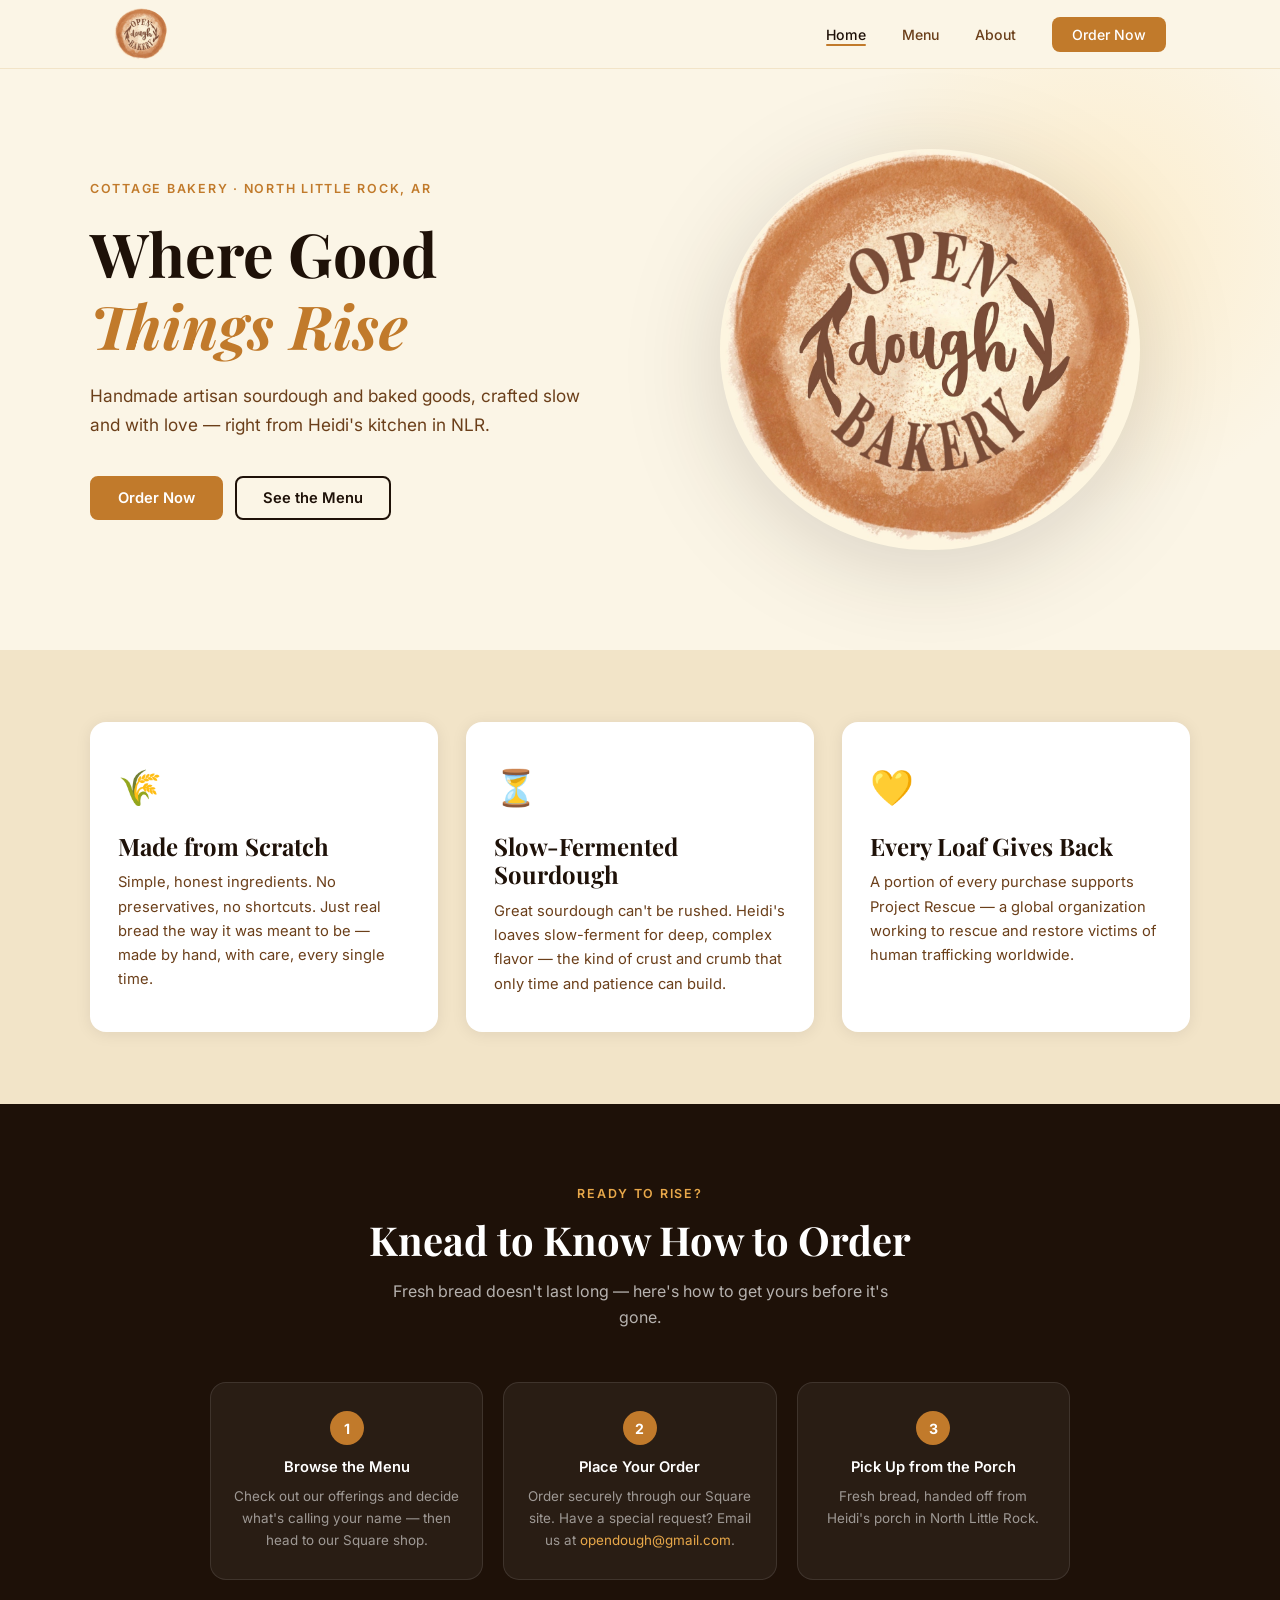
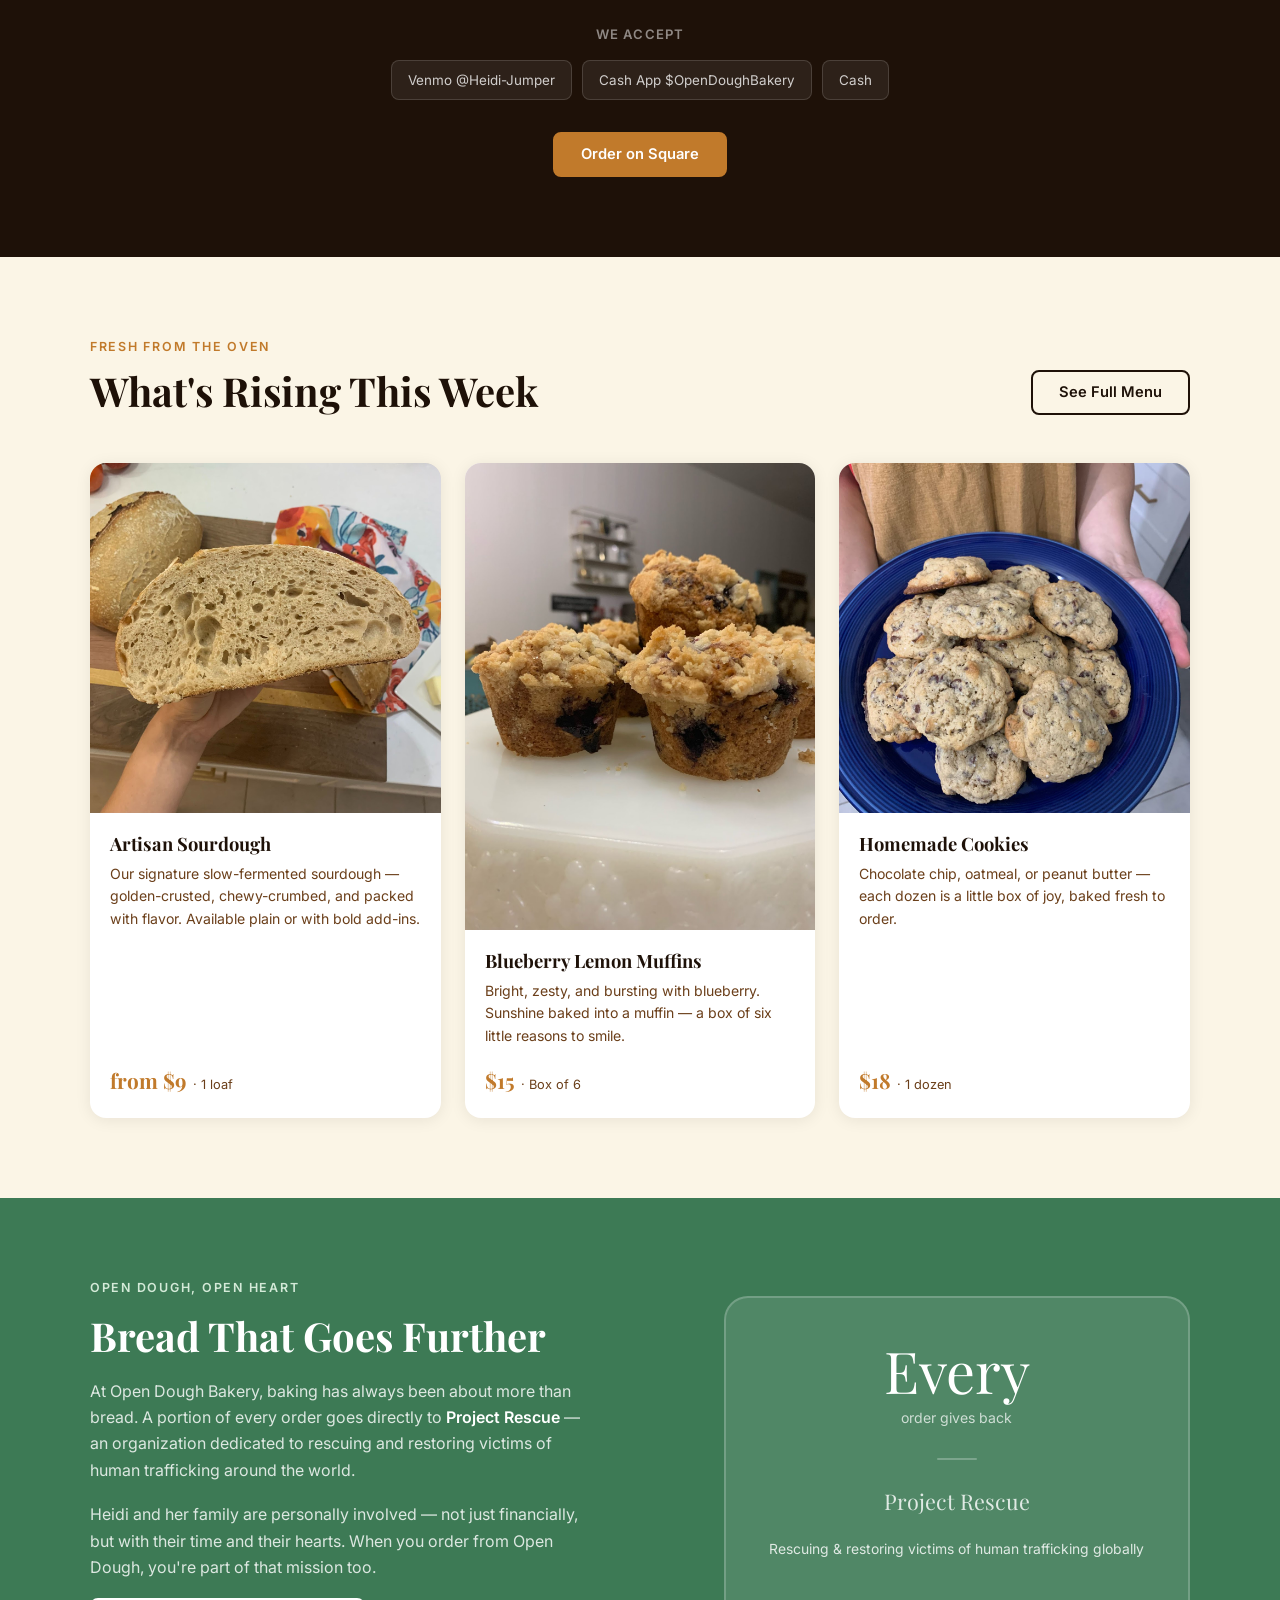
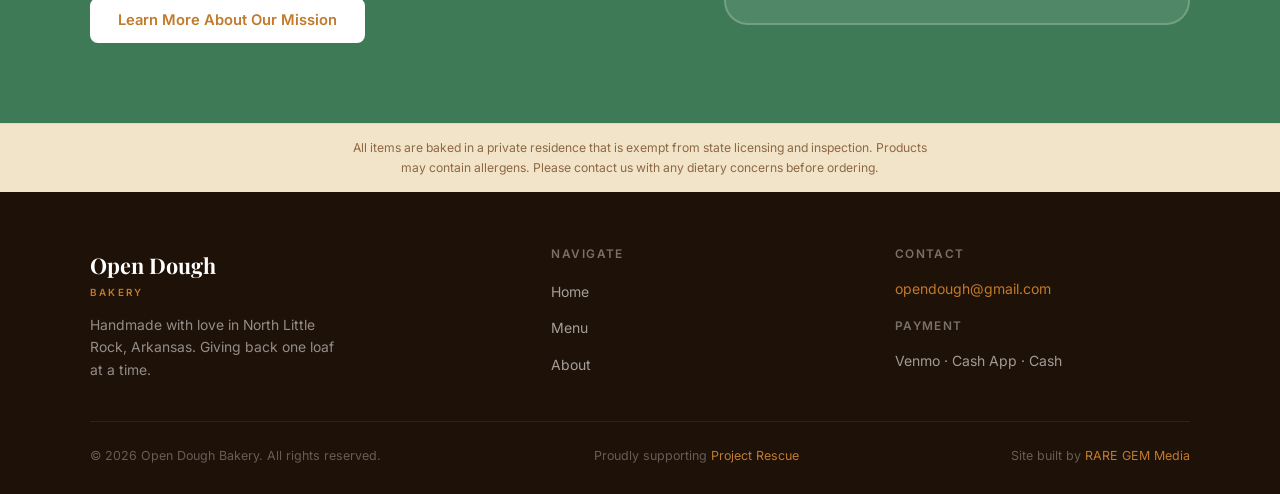
<file: index.html>
<!DOCTYPE html>
<html lang="en">
<head>
  <meta charset="UTF-8">
  <meta name="viewport" content="width=device-width, initial-scale=1.0">
  <title>Open Dough Bakery | Homemade Artisan Sourdough in North Little Rock, AR</title>
  <meta name="description" content="Open Dough Bakery crafts homemade artisan sourdough bread and baked goods in North Little Rock, AR. Every loaf gives back to Project Rescue. Order fresh, handmade bread today.">
  <meta name="keywords" content="homemade bread, artisan sourdough, cottage bakery, North Little Rock, NLR, handmade baked goods, sourdough bread Arkansas, fresh baked bread NLR">
  <meta property="og:title" content="Open Dough Bakery | Homemade Artisan Sourdough">
  <meta property="og:description" content="Fresh, handmade sourdough and baked goods from a cottage bakery in North Little Rock, AR. A portion of every sale supports Project Rescue.">
  <meta property="og:type" content="website">
  <meta property="og:url" content="https://www.opendough.com/">
  <meta property="og:image" content="https://www.opendough.com/images/og-image.png">
  <meta name="twitter:card" content="summary_large_image">
  <meta name="twitter:image" content="https://www.opendough.com/images/og-image.png">
  <link rel="preconnect" href="https://fonts.googleapis.com">
  <link rel="preconnect" href="https://fonts.gstatic.com" crossorigin>
  <link href="https://fonts.googleapis.com/css2?family=Playfair+Display:ital,wght@0,400;0,700;1,400&family=Inter:wght@400;500;600&display=swap" rel="stylesheet">
  <link rel="stylesheet" href="style.css">
  <link rel="icon" href="images/favicon.ico" sizes="any">
  <link rel="icon" href="images/favicon.png" type="image/png">
  <link rel="apple-touch-icon" href="images/apple-touch-icon.png">
  <script type="application/ld+json">
  {
    "@context": "https://schema.org",
    "@type": "Bakery",
    "name": "Open Dough Bakery",
    "description": "Homemade artisan sourdough bread and baked goods, handcrafted with love in North Little Rock, AR.",
    "email": "opendough@gmail.com",
    "address": {
      "@type": "PostalAddress",
      "addressLocality": "North Little Rock",
      "addressRegion": "AR",
      "addressCountry": "US"
    },
    "servesCuisine": ["Artisan Bread", "Sourdough", "Baked Goods"],
    "priceRange": "$",
    "currenciesAccepted": "USD",
    "paymentAccepted": "Cash, Venmo, Cash App"
  }
  </script>
</head>
<body>

  <a href="#main" class="sr-only" style="position:absolute;left:-9999px;">Skip to content</a>

  <!-- NAVIGATION -->
  <nav class="site-nav" aria-label="Main navigation">
    <div class="nav-inner">
      <a href="index.html" class="nav-logo" aria-label="Open Dough Bakery — Home">
        <img src="images/logo.jpg" alt="Open Dough Bakery" class="nav-logo-img">
      </a>
      <ul class="nav-links" id="navLinks" role="list">
        <li><a href="index.html" class="active" aria-current="page">Home</a></li>
        <li><a href="menu.html">Menu</a></li>
        <li><a href="about.html">About</a></li>
        <li class="nav-cta"><a href="https://open-dough-bakery.square.site/" data-site-href="order" target="_blank" rel="noopener">Order Now</a></li>
      </ul>
      <button class="nav-toggle" id="navToggle" aria-label="Toggle navigation menu" aria-expanded="false">
        <span></span>
        <span></span>
        <span></span>
      </button>
    </div>
  </nav>

  <main id="main">

    <!-- HERO -->
    <section class="hero" aria-labelledby="hero-heading">
      <div class="hero-inner">
        <div class="hero-content">
          <span class="eyebrow">Cottage Bakery &middot; North Little Rock, AR</span>
          <h1 id="hero-heading">Where Good<br><em>Things Rise</em></h1>
          <p>Handmade artisan sourdough and baked goods, crafted slow and with love — right from Heidi's kitchen in NLR.</p>
          <div class="btn-group">
            <a href="https://open-dough-bakery.square.site/" class="btn btn-primary" data-site-href="order" target="_blank" rel="noopener">Order Now</a>
            <a href="menu.html" class="btn btn-outline">See the Menu</a>
          </div>
        </div>
        <div class="hero-image" aria-hidden="true">
          <div class="hero-logo-wrap">
            <img src="images/logo.jpg" alt="Open Dough Bakery" class="hero-logo-img">
          </div>
        </div>
      </div>
    </section>

    <!-- PILLARS -->
    <section class="pillars" aria-label="Why Open Dough">
      <div class="pillars-grid">
        <div class="pillar-card">
          <span class="pillar-icon" aria-hidden="true">🌾</span>
          <h3>Made from Scratch</h3>
          <p>Simple, honest ingredients. No preservatives, no shortcuts. Just real bread the way it was meant to be — made by hand, with care, every single time.</p>
        </div>
        <div class="pillar-card">
          <span class="pillar-icon" aria-hidden="true">⏳</span>
          <h3>Slow-Fermented Sourdough</h3>
          <p>Great sourdough can't be rushed. Heidi's loaves slow-ferment for deep, complex flavor — the kind of crust and crumb that only time and patience can build.</p>
        </div>
        <div class="pillar-card">
          <span class="pillar-icon" aria-hidden="true">💛</span>
          <h3>Every Loaf Gives Back</h3>
          <p>A portion of every purchase supports Project Rescue — a global organization working to rescue and restore victims of human trafficking worldwide.</p>
        </div>
      </div>
    </section>

    <!-- HOW TO ORDER -->
    <section class="order-cta" aria-labelledby="order-heading">
      <div class="container">
        <span class="eyebrow">Ready to Rise?</span>
        <h2 id="order-heading">Knead to Know How to Order</h2>
        <p class="intro">Fresh bread doesn't last long — here's how to get yours before it's gone.</p>
        <div class="steps">
          <div class="step">
            <div class="step-num" aria-hidden="true">1</div>
            <h4>Browse the Menu</h4>
            <p>Check out our offerings and decide what's calling your name — then head to our Square shop.</p>
          </div>
          <div class="step">
            <div class="step-num" aria-hidden="true">2</div>
            <h4>Place Your Order</h4>
            <p>Order securely through our Square site. Have a special request? Email us at <a href="mailto:opendough@gmail.com" data-site-href="email" style="color: var(--amber-light);" data-site="email">opendough@gmail.com</a>.</p>
          </div>
          <div class="step">
            <div class="step-num" aria-hidden="true">3</div>
            <h4>Pick Up from the Porch</h4>
            <p>Fresh bread, handed off from Heidi's porch in North Little Rock.</p>
          </div>
        </div>
        <p style="color: rgba(255,255,255,0.5); font-size: 0.82rem; margin-bottom: 14px; letter-spacing: 0.08em; text-transform: uppercase; font-weight: 600;">We accept</p>
        <div class="payment-methods">
          <span class="payment-badge" data-site="venmo">Venmo @Heidi-Jumper</span>
          <span class="payment-badge" data-site="cashapp">Cash App $OpenDoughBakery</span>
          <span class="payment-badge">Cash</span>
        </div>
        <a href="https://open-dough-bakery.square.site/" class="btn btn-primary" data-site-href="order" target="_blank" rel="noopener">Order on Square</a>
      </div>
    </section>

    <!-- FEATURED ITEMS -->
    <section class="featured" aria-labelledby="featured-heading">
      <div class="featured-header">
        <div>
          <span class="eyebrow">Fresh from the Oven</span>
          <h2 id="featured-heading">What's Rising This Week</h2>
        </div>
        <a href="menu.html" class="btn btn-outline">See Full Menu</a>
      </div>
      <div class="featured-grid">

        <article class="item-card">
          <div class="item-card-image">
            <img src="images/ArtisanSourdough.jpg" alt="Artisan sourdough loaf" loading="lazy" style="object-position: center 20%;">
          </div>
          <div class="item-card-body">
            <h3>Artisan Sourdough</h3>
            <p>Our signature slow-fermented sourdough — golden-crusted, chewy-crumbed, and packed with flavor. Available plain or with bold add-ins.</p>
          </div>
          <div class="item-card-footer">
            <span class="item-price">from $9</span>
            <span class="item-qty">&middot; 1 loaf</span>
          </div>
        </article>

        <article class="item-card">
          <div class="item-card-image">
            <img src="images/BlueberryLemonMuffins.jpg" alt="Blueberry lemon muffins" loading="lazy">
          </div>
          <div class="item-card-body">
            <h3>Blueberry Lemon Muffins</h3>
            <p>Bright, zesty, and bursting with blueberry. Sunshine baked into a muffin — a box of six little reasons to smile.</p>
          </div>
          <div class="item-card-footer">
            <span class="item-price">$15</span>
            <span class="item-qty">&middot; Box of 6</span>
          </div>
        </article>

        <article class="item-card">
          <div class="item-card-image">
            <img src="images/Cookies.jpg" alt="Homemade cookies" loading="lazy">
          </div>
          <div class="item-card-body">
            <h3>Homemade Cookies</h3>
            <p>Chocolate chip, oatmeal, or peanut butter — each dozen is a little box of joy, baked fresh to order.</p>
          </div>
          <div class="item-card-footer">
            <span class="item-price">$18</span>
            <span class="item-qty">&middot; 1 dozen</span>
          </div>
        </article>

      </div>
    </section>

    <!-- GIVING BACK -->
    <section class="giving-back" aria-labelledby="giving-heading">
      <div class="giving-back-inner">
        <div class="giving-back-content">
          <span class="eyebrow">Open Dough, Open Heart</span>
          <h2 id="giving-heading">Bread That Goes Further</h2>
          <p>At Open Dough Bakery, baking has always been about more than bread. A portion of every order goes directly to <strong>Project Rescue</strong> — an organization dedicated to rescuing and restoring victims of human trafficking around the world.</p>
          <p>Heidi and her family are personally involved — not just financially, but with their time and their hearts. When you order from Open Dough, you're part of that mission too.</p>
          <div class="btn-group">
            <a href="about.html" class="btn btn-white">Learn More About Our Mission</a>
          </div>
        </div>
        <div class="giving-back-visual" aria-hidden="true">
          <div class="impact-stat">
            <span class="stat-num">Every</span>
            <span class="stat-label">order gives back</span>
          </div>
          <div class="divider"></div>
          <p class="org-name">Project Rescue</p>
          <p class="org-desc">Rescuing &amp; restoring victims of human trafficking globally</p>
        </div>
      </div>
    </section>

  </main>

  <!-- DISCLOSURE -->
  <div class="disclosure" role="note">
    <p data-site="disclosure">All items are baked in a private residence that is exempt from state licensing and inspection. Products may contain allergens. Please contact us with any dietary concerns before ordering.</p>
  </div>

  <!-- FOOTER -->
  <footer class="site-footer" aria-label="Site footer">
    <div class="footer-inner">
      <div class="footer-brand">
        <span class="logo-main">Open Dough</span>
        <span class="logo-sub">Bakery</span>
        <p>Handmade with love in North Little Rock, Arkansas. Giving back one loaf at a time.</p>
      </div>
      <div class="footer-col">
        <h4>Navigate</h4>
        <ul role="list">
          <li><a href="index.html">Home</a></li>
          <li><a href="menu.html">Menu</a></li>
          <li><a href="about.html">About</a></li>
        </ul>
      </div>
      <div class="footer-col">
        <h4>Contact</h4>
        <p><a href="mailto:opendough@gmail.com" data-site="email" data-site-href="email" style="color: var(--amber);">opendough@gmail.com</a></p>
        <div class="footer-sub">
          <h4>Payment</h4>
          <p>Venmo &middot; Cash App &middot; Cash</p>
        </div>
      </div>
    </div>
    <div class="footer-bottom">
      <p>&copy; 2026 Open Dough Bakery. All rights reserved.</p>
      <p>Proudly supporting <a href="about.html">Project Rescue</a></p>
      <p>Site built by <a href="https://www.raregemmedia.com" target="_blank" rel="noopener">RARE GEM Media</a></p>
    </div>
  </footer>

  <script>
    const toggle = document.getElementById('navToggle');
    const links = document.getElementById('navLinks');
    toggle.addEventListener('click', () => {
      const isOpen = links.classList.toggle('open');
      toggle.setAttribute('aria-expanded', isOpen);
    });
    document.querySelectorAll('.nav-links a').forEach(a => {
      a.addEventListener('click', () => {
        links.classList.remove('open');
        toggle.setAttribute('aria-expanded', 'false');
      });
    });
  </script>
  <script src="js/site.js"></script>

</body>
</html>
</file>
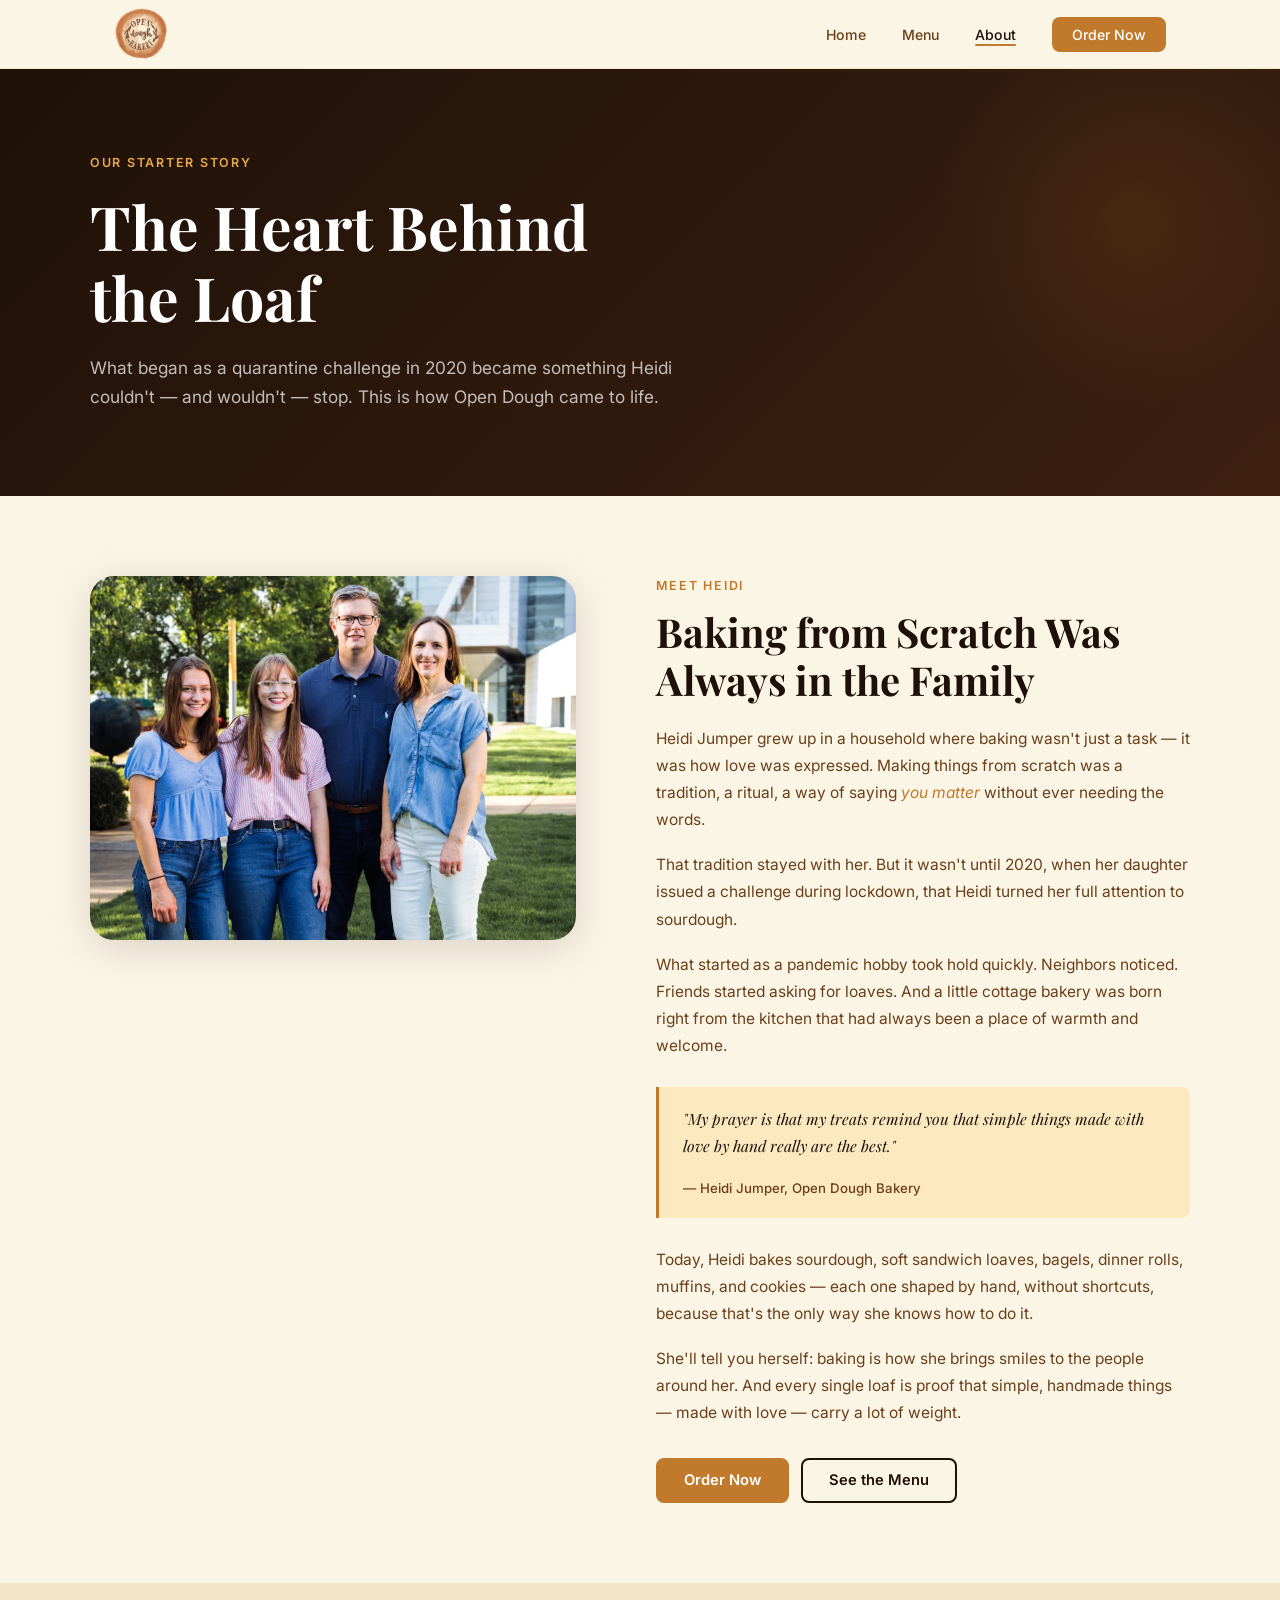
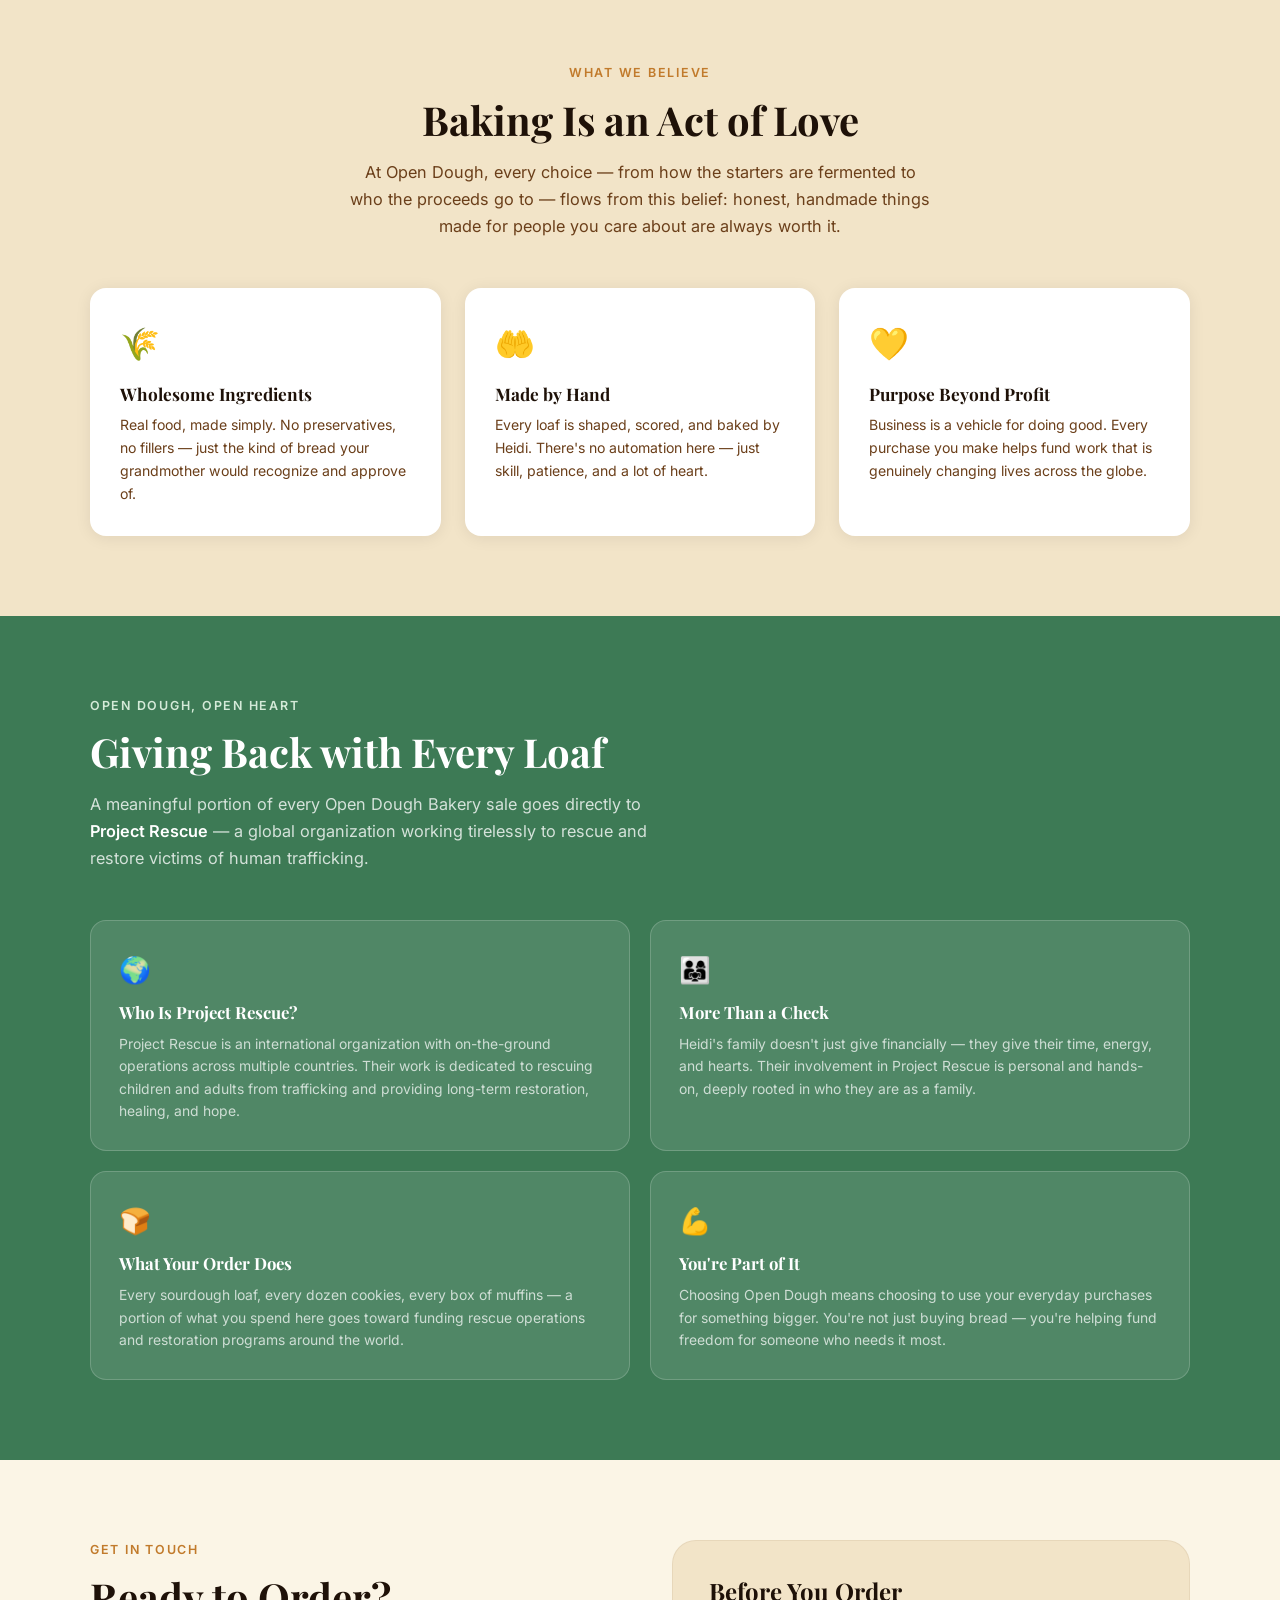
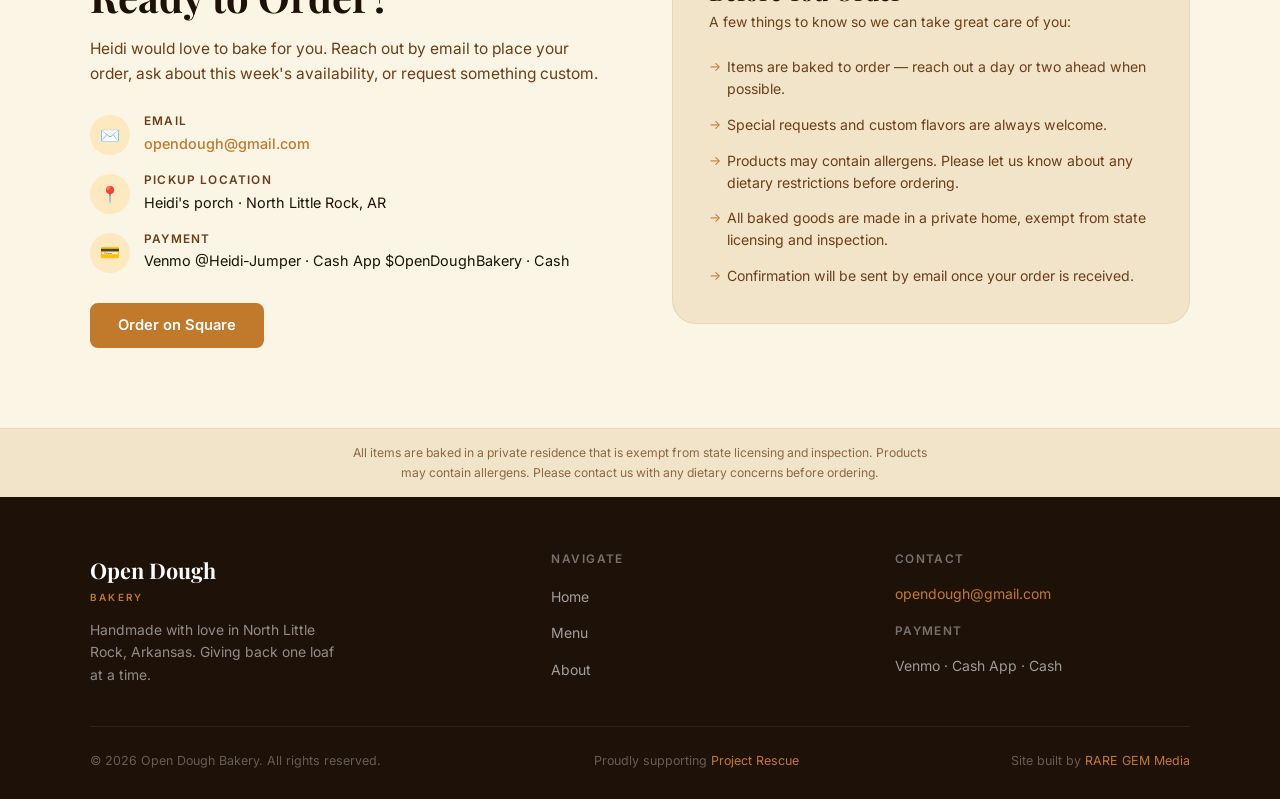
<file: about.html>
<!DOCTYPE html>
<html lang="en">
<head>
  <meta charset="UTF-8">
  <meta name="viewport" content="width=device-width, initial-scale=1.0">
  <title>Our Story | Open Dough Bakery — Baked with Love, Giving Back in NLR</title>
  <meta name="description" content="Meet Heidi Jumper, the heart behind Open Dough Bakery. A quarantine sourdough challenge became a cottage bakery that gives back to Project Rescue — helping rescue and restore human trafficking victims worldwide.">
  <meta name="keywords" content="Open Dough Bakery story, Heidi Jumper baker, cottage bakery North Little Rock, Project Rescue, homemade bread NLR, sourdough bakery Arkansas">
  <meta property="og:title" content="Our Story | Open Dough Bakery">
  <meta property="og:description" content="How a quarantine challenge became a cottage bakery built on love, handmade bread, and giving back to Project Rescue.">
  <meta property="og:type" content="website">
  <meta property="og:url" content="https://www.opendough.com/about.html">
  <meta property="og:image" content="https://www.opendough.com/images/og-image.png">
  <meta name="twitter:card" content="summary_large_image">
  <meta name="twitter:image" content="https://www.opendough.com/images/og-image.png">
  <link rel="preconnect" href="https://fonts.googleapis.com">
  <link rel="preconnect" href="https://fonts.gstatic.com" crossorigin>
  <link href="https://fonts.googleapis.com/css2?family=Playfair+Display:ital,wght@0,400;0,700;1,400&family=Inter:wght@400;500;600&display=swap" rel="stylesheet">
  <link rel="stylesheet" href="style.css">
  <link rel="icon" href="images/favicon.ico" sizes="any">
  <link rel="icon" href="images/favicon.png" type="image/png">
  <link rel="apple-touch-icon" href="images/apple-touch-icon.png">
</head>
<body>

  <!-- NAVIGATION -->
  <nav class="site-nav" aria-label="Main navigation">
    <div class="nav-inner">
      <a href="index.html" class="nav-logo" aria-label="Open Dough Bakery — Home">
        <img src="images/logo.jpg" alt="Open Dough Bakery" class="nav-logo-img">
      </a>
      <ul class="nav-links" id="navLinks" role="list">
        <li><a href="index.html">Home</a></li>
        <li><a href="menu.html">Menu</a></li>
        <li><a href="about.html" class="active" aria-current="page">About</a></li>
        <li class="nav-cta"><a href="https://open-dough-bakery.square.site/" data-site-href="order" target="_blank" rel="noopener">Order Now</a></li>
      </ul>
      <button class="nav-toggle" id="navToggle" aria-label="Toggle navigation menu" aria-expanded="false">
        <span></span>
        <span></span>
        <span></span>
      </button>
    </div>
  </nav>

  <main id="main">

    <!-- ABOUT HERO -->
    <section class="about-hero" aria-labelledby="about-heading">
      <div class="about-hero-inner">
        <span class="eyebrow">Our Starter Story</span>
        <h1 id="about-heading">The Heart Behind<br>the Loaf</h1>
        <p>What began as a quarantine challenge in 2020 became something Heidi couldn't — and wouldn't — stop. This is how Open Dough came to life.</p>
      </div>
    </section>

    <!-- HEIDI'S STORY -->
    <section class="story-section" aria-labelledby="story-heading">
      <div class="story-inner">

        <div class="story-image" aria-hidden="true">
          <div class="story-image-box">
            <img src="images/Heidi_OpenDough.jpg" alt="Heidi Jumper and family">
          </div>
        </div>

        <div class="story-content">
          <span class="eyebrow">Meet Heidi</span>
          <h2 id="story-heading">Baking from Scratch Was Always in the Family</h2>

          <p>Heidi Jumper grew up in a household where baking wasn't just a task — it was how love was expressed. Making things from scratch was a tradition, a ritual, a way of saying <em>you matter</em> without ever needing the words.</p>

          <p>That tradition stayed with her. But it wasn't until 2020, when her daughter issued a challenge during lockdown, that Heidi turned her full attention to sourdough.</p>

          <p>What started as a pandemic hobby took hold quickly. Neighbors noticed. Friends started asking for loaves. And a little cottage bakery was born right from the kitchen that had always been a place of warmth and welcome.</p>

          <blockquote>
            <p>"My prayer is that my treats remind you that simple things made with love by hand really are the best."</p>
            <cite>— Heidi Jumper, Open Dough Bakery</cite>
          </blockquote>

          <p>Today, Heidi bakes sourdough, soft sandwich loaves, bagels, dinner rolls, muffins, and cookies — each one shaped by hand, without shortcuts, because that's the only way she knows how to do it.</p>

          <p>She'll tell you herself: baking is how she brings smiles to the people around her. And every single loaf is proof that simple, handmade things — made with love — carry a lot of weight.</p>

          <div class="btn-group" style="margin-top: 32px;">
            <a href="https://open-dough-bakery.square.site/" class="btn btn-primary" data-site-href="order" target="_blank" rel="noopener">Order Now</a>
            <a href="menu.html" class="btn btn-outline">See the Menu</a>
          </div>
        </div>

      </div>
    </section>

    <!-- MISSION / VALUES -->
    <section class="mission-section" aria-labelledby="mission-heading">
      <div class="mission-inner">
        <span class="eyebrow">What We Believe</span>
        <h2 id="mission-heading">Baking Is an Act of Love</h2>
        <p>At Open Dough, every choice — from how the starters are fermented to who the proceeds go to — flows from this belief: honest, handmade things made for people you care about are always worth it.</p>
        <div class="values-grid">
          <div class="value-card">
            <span class="value-icon" aria-hidden="true">🌾</span>
            <h3>Wholesome Ingredients</h3>
            <p>Real food, made simply. No preservatives, no fillers — just the kind of bread your grandmother would recognize and approve of.</p>
          </div>
          <div class="value-card">
            <span class="value-icon" aria-hidden="true">🤲</span>
            <h3>Made by Hand</h3>
            <p>Every loaf is shaped, scored, and baked by Heidi. There's no automation here — just skill, patience, and a lot of heart.</p>
          </div>
          <div class="value-card">
            <span class="value-icon" aria-hidden="true">💛</span>
            <h3>Purpose Beyond Profit</h3>
            <p>Business is a vehicle for doing good. Every purchase you make helps fund work that is genuinely changing lives across the globe.</p>
          </div>
        </div>
      </div>
    </section>

    <!-- PROJECT RESCUE -->
    <section class="rescue-section" aria-labelledby="rescue-heading">
      <div class="rescue-inner">
        <div class="rescue-header">
          <span class="eyebrow">Open Dough, Open Heart</span>
          <h2 id="rescue-heading">Giving Back with Every Loaf</h2>
          <p>A meaningful portion of every Open Dough Bakery sale goes directly to <strong>Project Rescue</strong> — a global organization working tirelessly to rescue and restore victims of human trafficking.</p>
        </div>
        <div class="rescue-grid">

          <div class="rescue-card">
            <span class="r-icon" aria-hidden="true">🌍</span>
            <h3>Who Is Project Rescue?</h3>
            <p>Project Rescue is an international organization with on-the-ground operations across multiple countries. Their work is dedicated to rescuing children and adults from trafficking and providing long-term restoration, healing, and hope.</p>
          </div>

          <div class="rescue-card">
            <span class="r-icon" aria-hidden="true">👨‍👩‍👧</span>
            <h3>More Than a Check</h3>
            <p>Heidi's family doesn't just give financially — they give their time, energy, and hearts. Their involvement in Project Rescue is personal and hands-on, deeply rooted in who they are as a family.</p>
          </div>

          <div class="rescue-card">
            <span class="r-icon" aria-hidden="true">🍞</span>
            <h3>What Your Order Does</h3>
            <p>Every sourdough loaf, every dozen cookies, every box of muffins — a portion of what you spend here goes toward funding rescue operations and restoration programs around the world.</p>
          </div>

          <div class="rescue-card">
            <span class="r-icon" aria-hidden="true">💪</span>
            <h3>You're Part of It</h3>
            <p>Choosing Open Dough means choosing to use your everyday purchases for something bigger. You're not just buying bread — you're helping fund freedom for someone who needs it most.</p>
          </div>

        </div>
      </div>
    </section>

    <!-- CONTACT -->
    <section class="contact-section" aria-labelledby="contact-heading">
      <div class="contact-inner">

        <div class="contact-content">
          <span class="eyebrow">Get in Touch</span>
          <h2 id="contact-heading">Ready to Order?</h2>
          <p>Heidi would love to bake for you. Reach out by email to place your order, ask about this week's availability, or request something custom.</p>

          <div class="contact-detail">
            <div class="detail-icon" aria-hidden="true">✉️</div>
            <div class="detail-text">
              <h4>Email</h4>
              <p><a href="mailto:opendough@gmail.com" data-site="email" data-site-href="email">opendough@gmail.com</a></p>
            </div>
          </div>

          <div class="contact-detail">
            <div class="detail-icon" aria-hidden="true">📍</div>
            <div class="detail-text">
              <h4>Pickup Location</h4>
              <p data-site="pickup">Heidi's porch &middot; North Little Rock, AR</p>
            </div>
          </div>

          <div class="contact-detail">
            <div class="detail-icon" aria-hidden="true">💳</div>
            <div class="detail-text">
              <h4>Payment</h4>
              <p><span data-site="venmo">Venmo @Heidi-Jumper</span> &middot; <span data-site="cashapp">Cash App $OpenDoughBakery</span> &middot; Cash</p>
            </div>
          </div>

          <a href="https://open-dough-bakery.square.site/" class="btn btn-primary" data-site-href="order" target="_blank" rel="noopener" style="margin-top: 12px;">Order on Square</a>
        </div>

        <div class="contact-info-box">
          <h3>Before You Order</h3>
          <p class="box-sub">A few things to know so we can take great care of you:</p>
          <ul class="info-list" role="list">
            <li>Items are baked to order — reach out a day or two ahead when possible.</li>
            <li>Special requests and custom flavors are always welcome.</li>
            <li>Products may contain allergens. Please let us know about any dietary restrictions before ordering.</li>
            <li>All baked goods are made in a private home, exempt from state licensing and inspection.</li>
            <li>Confirmation will be sent by email once your order is received.</li>
          </ul>
        </div>

      </div>
    </section>

  </main>

  <!-- DISCLOSURE -->
  <div class="disclosure" role="note">
    <p data-site="disclosure">All items are baked in a private residence that is exempt from state licensing and inspection. Products may contain allergens. Please contact us with any dietary concerns before ordering.</p>
  </div>

  <!-- FOOTER -->
  <footer class="site-footer" aria-label="Site footer">
    <div class="footer-inner">
      <div class="footer-brand">
        <span class="logo-main">Open Dough</span>
        <span class="logo-sub">Bakery</span>
        <p>Handmade with love in North Little Rock, Arkansas. Giving back one loaf at a time.</p>
      </div>
      <div class="footer-col">
        <h4>Navigate</h4>
        <ul role="list">
          <li><a href="index.html">Home</a></li>
          <li><a href="menu.html">Menu</a></li>
          <li><a href="about.html">About</a></li>
        </ul>
      </div>
      <div class="footer-col">
        <h4>Contact</h4>
        <p><a href="mailto:opendough@gmail.com" data-site="email" data-site-href="email" style="color: var(--amber);">opendough@gmail.com</a></p>
        <div class="footer-sub">
          <h4>Payment</h4>
          <p>Venmo &middot; Cash App &middot; Cash</p>
        </div>
      </div>
    </div>
    <div class="footer-bottom">
      <p>&copy; 2026 Open Dough Bakery. All rights reserved.</p>
      <p>Proudly supporting <a href="about.html">Project Rescue</a></p>
      <p>Site built by <a href="https://www.raregemmedia.com" target="_blank" rel="noopener">RARE GEM Media</a></p>
    </div>
  </footer>

  <script>
    const toggle = document.getElementById('navToggle');
    const links = document.getElementById('navLinks');
    toggle.addEventListener('click', () => {
      const isOpen = links.classList.toggle('open');
      toggle.setAttribute('aria-expanded', isOpen);
    });
    document.querySelectorAll('.nav-links a').forEach(a => {
      a.addEventListener('click', () => {
        links.classList.remove('open');
        toggle.setAttribute('aria-expanded', 'false');
      });
    });
  </script>
  <script src="js/site.js"></script>

</body>
</html>
</file>
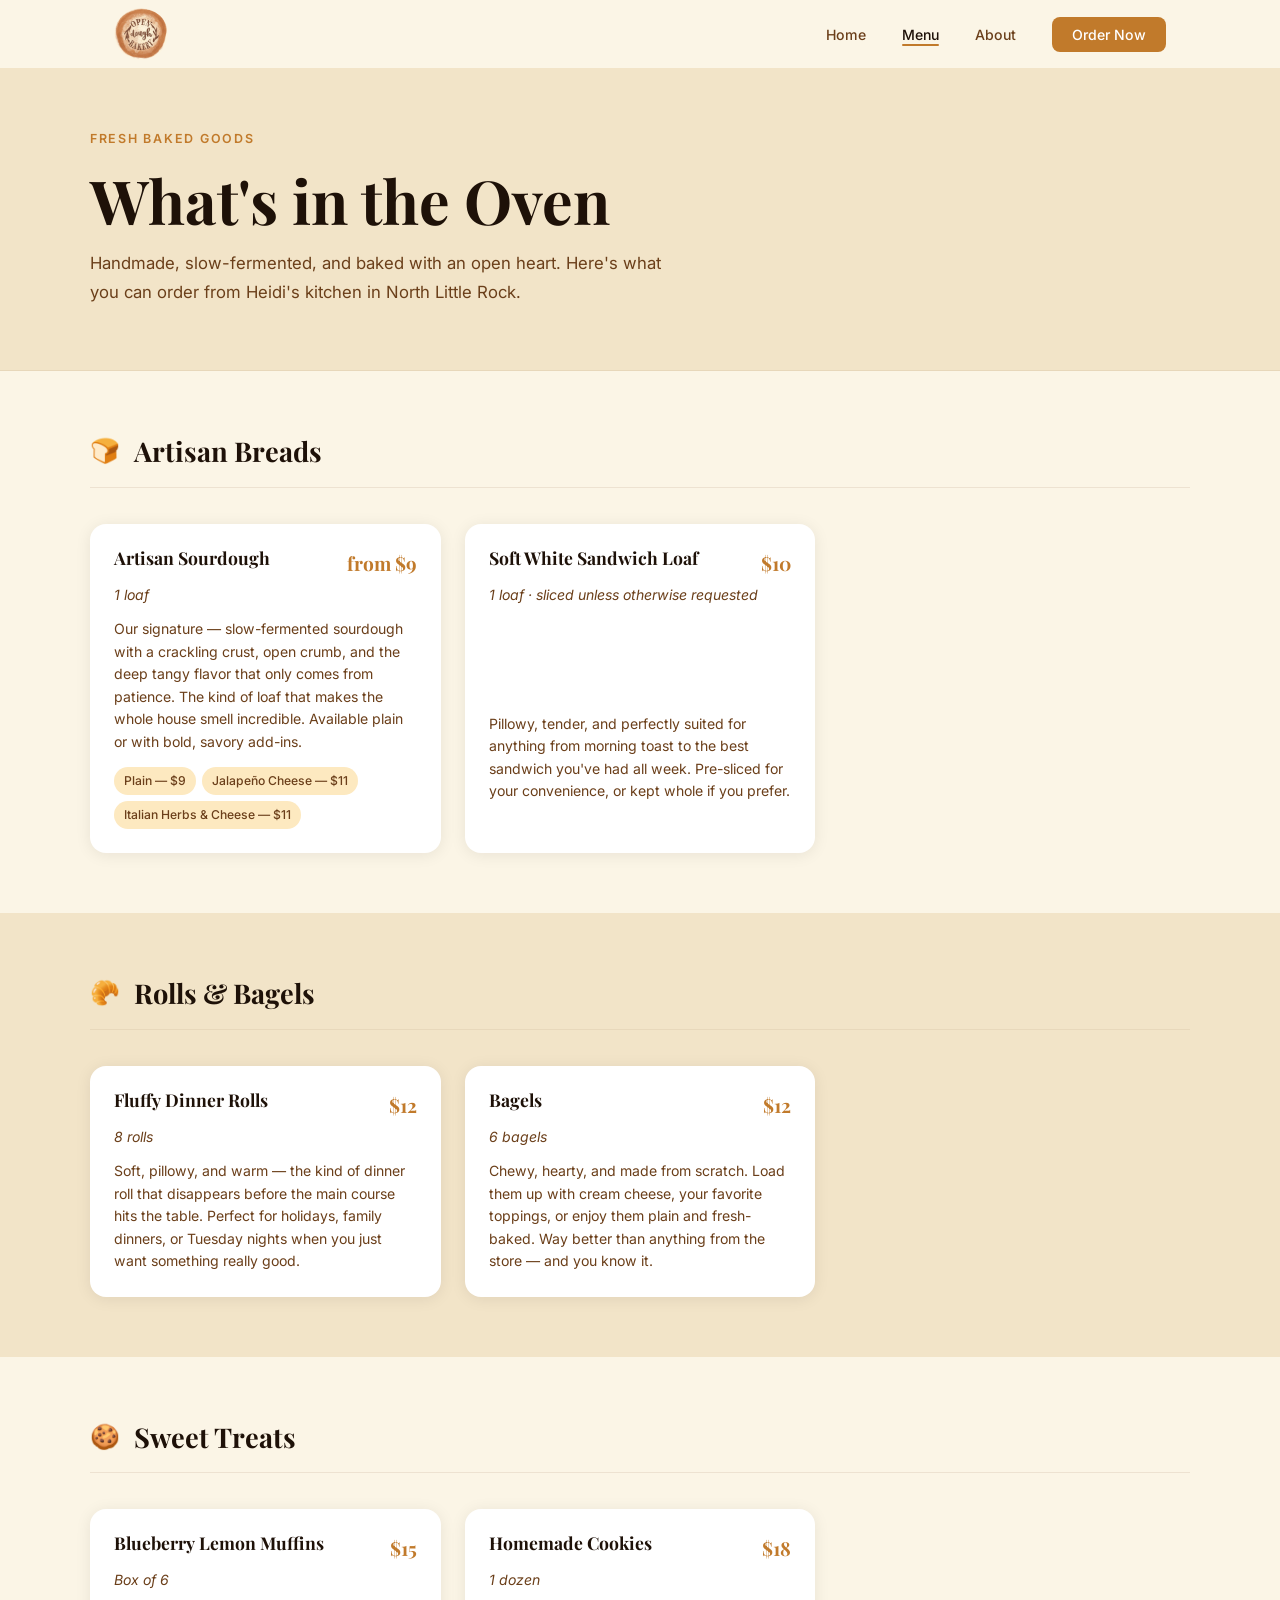
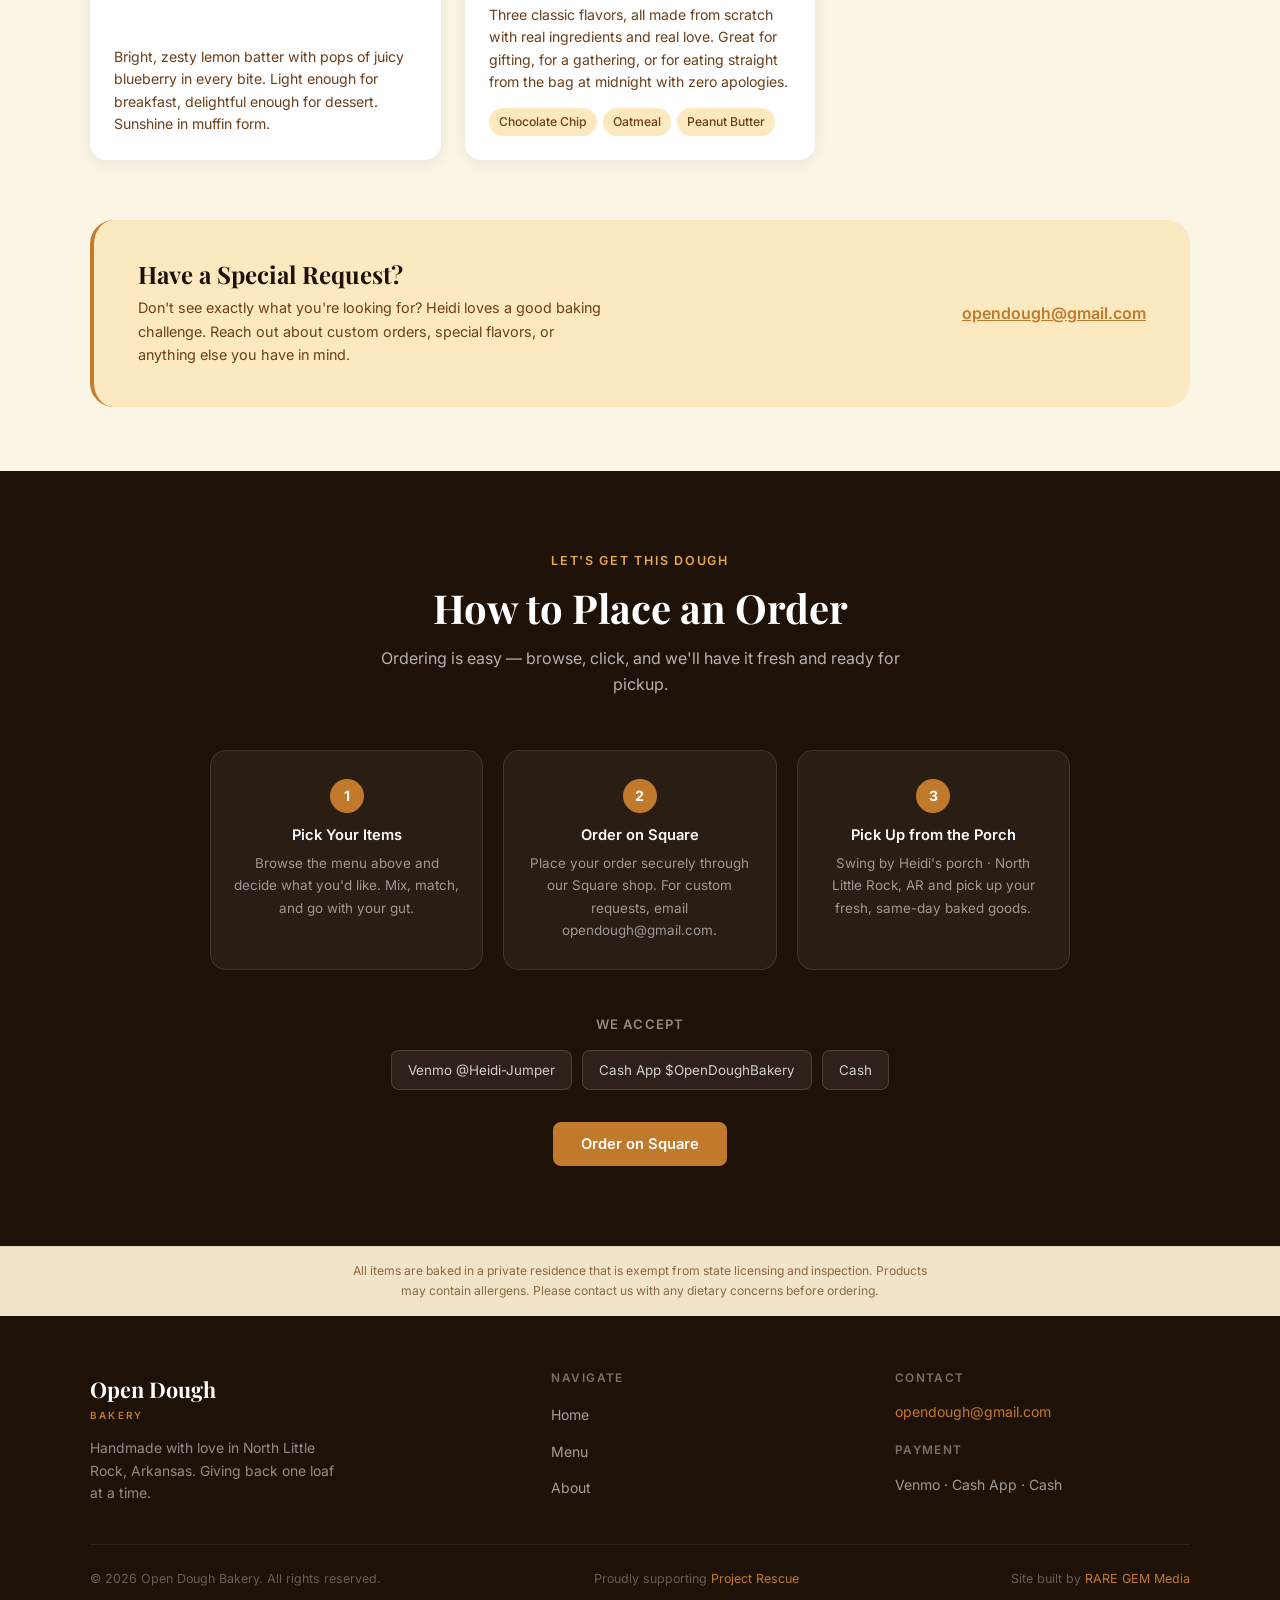
<file: menu.html>
<!DOCTYPE html>
<html lang="en">
<head>
  <meta charset="UTF-8">
  <meta name="viewport" content="width=device-width, initial-scale=1.0">
  <title>Menu | Open Dough Bakery — Handmade Bread &amp; Baked Goods in North Little Rock</title>
  <meta name="description" content="Homemade artisan sourdough, soft sandwich loaves, bagels, muffins, dinner rolls, and cookies. Fresh baked goods crafted by hand in North Little Rock, AR. Order from Open Dough Bakery today.">
  <meta name="keywords" content="homemade sourdough bread, artisan bread NLR, handmade bagels, fresh muffins, cottage bakery menu, North Little Rock baked goods">
  <meta property="og:title" content="Menu | Open Dough Bakery">
  <meta property="og:description" content="Handmade artisan sourdough, bagels, muffins, cookies and more — baked fresh to order in North Little Rock, AR.">
  <meta property="og:type" content="website">
  <meta property="og:url" content="https://www.opendough.com/menu.html">
  <meta property="og:image" content="https://www.opendough.com/images/og-image.png">
  <meta name="twitter:card" content="summary_large_image">
  <meta name="twitter:image" content="https://www.opendough.com/images/og-image.png">
  <link rel="preconnect" href="https://fonts.googleapis.com">
  <link rel="preconnect" href="https://fonts.gstatic.com" crossorigin>
  <link href="https://fonts.googleapis.com/css2?family=Playfair+Display:ital,wght@0,400;0,700;1,400&family=Inter:wght@400;500;600&display=swap" rel="stylesheet">
  <link rel="stylesheet" href="style.css">
  <link rel="icon" href="images/favicon.ico" sizes="any">
  <link rel="icon" href="images/favicon.png" type="image/png">
  <link rel="apple-touch-icon" href="images/apple-touch-icon.png">
</head>
<body>

  <!-- NAVIGATION -->
  <nav class="site-nav" aria-label="Main navigation">
    <div class="nav-inner">
      <a href="index.html" class="nav-logo" aria-label="Open Dough Bakery — Home">
        <img src="images/logo.jpg" alt="Open Dough Bakery" class="nav-logo-img">
      </a>
      <ul class="nav-links" id="navLinks" role="list">
        <li><a href="index.html">Home</a></li>
        <li><a href="menu.html" class="active" aria-current="page">Menu</a></li>
        <li><a href="about.html">About</a></li>
        <li class="nav-cta"><a href="https://open-dough-bakery.square.site/" data-site-href="order" target="_blank" rel="noopener">Order Now</a></li>
      </ul>
      <button class="nav-toggle" id="navToggle" aria-label="Toggle navigation menu" aria-expanded="false">
        <span></span>
        <span></span>
        <span></span>
      </button>
    </div>
  </nav>

  <main id="main">

    <!-- PAGE HERO -->
    <section class="page-hero" aria-labelledby="menu-heading">
      <div class="page-hero-inner">
        <span class="eyebrow">Fresh Baked Goods</span>
        <h1 id="menu-heading">What's in the Oven</h1>
        <p>Handmade, slow-fermented, and baked with an open heart. Here's what you can order from Heidi's kitchen in North Little Rock.</p>
      </div>
    </section>

    <!-- MENU — rendered from data/menu.json -->
    <div id="menu-content" aria-live="polite">
      <div style="padding: 80px 24px; text-align: center;">
        <p style="color: var(--brown-mid); font-size: 0.95rem;">Loading menu&hellip;</p>
      </div>
    </div>

    <!-- SPECIAL REQUESTS -->
    <div class="special-request-wrap">
      <div class="special-request-box">
        <div>
          <h3>Have a Special Request?</h3>
          <p>Don't see exactly what you're looking for? Heidi loves a good baking challenge. Reach out about custom orders, special flavors, or anything else you have in mind.</p>
        </div>
        <a href="mailto:opendough@gmail.com" data-site-href="email" style="white-space: nowrap; color: var(--amber); font-weight: 600; text-decoration: underline;">opendough@gmail.com</a>
      </div>
    </div>

    <!-- ORDER CTA -->
    <section class="order-cta" aria-labelledby="order-heading">
      <div class="container">
        <span class="eyebrow">Let's Get This Dough</span>
        <h2 id="order-heading">How to Place an Order</h2>
        <p class="intro">Ordering is easy — browse, click, and we'll have it fresh and ready for pickup.</p>
        <div class="steps">
          <div class="step">
            <div class="step-num" aria-hidden="true">1</div>
            <h4>Pick Your Items</h4>
            <p>Browse the menu above and decide what you'd like. Mix, match, and go with your gut.</p>
          </div>
          <div class="step">
            <div class="step-num" aria-hidden="true">2</div>
            <h4>Order on Square</h4>
            <p>Place your order securely through our Square shop. For custom requests, email <span data-site="email">opendough@gmail.com</span>.</p>
          </div>
          <div class="step">
            <div class="step-num" aria-hidden="true">3</div>
            <h4>Pick Up from the Porch</h4>
            <p>Swing by <span data-site="pickup">Heidi's porch in NLR</span> and pick up your fresh, same-day baked goods.</p>
          </div>
        </div>
        <p style="color: rgba(255,255,255,0.5); font-size: 0.82rem; margin-bottom: 14px; letter-spacing: 0.08em; text-transform: uppercase; font-weight: 600;">We accept</p>
        <div class="payment-methods">
          <span class="payment-badge" data-site="venmo">Venmo @Heidi-Jumper</span>
          <span class="payment-badge" data-site="cashapp">Cash App $OpenDoughBakery</span>
          <span class="payment-badge">Cash</span>
        </div>
        <a href="https://open-dough-bakery.square.site/" class="btn btn-primary" data-site-href="order" target="_blank" rel="noopener">Order on Square</a>
      </div>
    </section>

  </main>

  <!-- DISCLOSURE -->
  <div class="disclosure" role="note">
    <p data-site="disclosure">All items are baked in a private residence that is exempt from state licensing and inspection. Products may contain allergens. Please contact us with any dietary concerns before ordering.</p>
  </div>

  <!-- FOOTER -->
  <footer class="site-footer" aria-label="Site footer">
    <div class="footer-inner">
      <div class="footer-brand">
        <span class="logo-main">Open Dough</span>
        <span class="logo-sub">Bakery</span>
        <p>Handmade with love in North Little Rock, Arkansas. Giving back one loaf at a time.</p>
      </div>
      <div class="footer-col">
        <h4>Navigate</h4>
        <ul role="list">
          <li><a href="index.html">Home</a></li>
          <li><a href="menu.html">Menu</a></li>
          <li><a href="about.html">About</a></li>
        </ul>
      </div>
      <div class="footer-col">
        <h4>Contact</h4>
        <p><a href="mailto:opendough@gmail.com" data-site="email" data-site-href="email" style="color: var(--amber);">opendough@gmail.com</a></p>
        <div class="footer-sub">
          <h4>Payment</h4>
          <p>Venmo &middot; Cash App &middot; Cash</p>
        </div>
      </div>
    </div>
    <div class="footer-bottom">
      <p>&copy; 2026 Open Dough Bakery. All rights reserved.</p>
      <p>Proudly supporting <a href="about.html">Project Rescue</a></p>
      <p>Site built by <a href="https://www.raregemmedia.com" target="_blank" rel="noopener">RARE GEM Media</a></p>
    </div>
  </footer>

  <script>
    /* Nav toggle */
    const toggle = document.getElementById('navToggle');
    const links = document.getElementById('navLinks');
    toggle.addEventListener('click', function () {
      var isOpen = links.classList.toggle('open');
      toggle.setAttribute('aria-expanded', isOpen);
    });
    document.querySelectorAll('.nav-links a').forEach(function (a) {
      a.addEventListener('click', function () {
        links.classList.remove('open');
        toggle.setAttribute('aria-expanded', 'false');
      });
    });

    /* Render menu from data/menu.json */
    function escapeHtml(str) {
      return String(str)
        .replace(/&/g, '&amp;')
        .replace(/</g, '&lt;')
        .replace(/>/g, '&gt;')
        .replace(/"/g, '&quot;');
    }

    function renderMenu(data) {
      var el = document.getElementById('menu-content');
      if (!data.categories || !data.categories.length) {
        el.innerHTML = '<p style="text-align:center;padding:60px 24px;color:var(--brown-mid);">Menu coming soon — email us to ask what\'s fresh today.</p>';
        return;
      }

      el.innerHTML = data.categories.map(function (cat, i) {
        var isEven = i % 2 !== 0;
        return '<section class="menu-section' + (isEven ? '' : '') + '" aria-labelledby="cat-' + i + '" style="' + (isEven ? 'background:var(--cream-alt);' : '') + '">' +
          '<div class="menu-section-inner">' +
          '<div class="menu-section-header">' +
          '<span class="section-cat-icon" aria-hidden="true">' + escapeHtml(cat.icon || '') + '</span>' +
          '<h2 id="cat-' + i + '">' + escapeHtml(cat.name) + '</h2>' +
          '</div>' +
          '<div class="menu-grid">' +
          cat.items.map(function (item) {
            var variants = (item.variants && item.variants.length)
              ? '<div class="menu-item-variants">' +
                item.variants.map(function (v) {
                  return '<span class="variant-tag">' + escapeHtml(v.label) + '</span>';
                }).join('') +
                '</div>'
              : '';
            return '<article class="menu-item">' +
              '<div class="menu-item-header">' +
              '<h3>' + escapeHtml(item.name) + '</h3>' +
              '<span class="menu-item-price">' + escapeHtml(item.price) + '</span>' +
              '</div>' +
              '<p class="menu-item-qty">' + escapeHtml(item.qty) + '</p>' +
              '<p>' + escapeHtml(item.description) + '</p>' +
              variants +
              '</article>';
          }).join('') +
          '</div>' +
          '</div>' +
          '</section>';
      }).join('');
    }

    fetch('data/menu.json')
      .then(function (r) { return r.json(); })
      .then(renderMenu)
      .catch(function () {
        var el = document.getElementById('menu-content');
        el.innerHTML = '<div style="padding:60px 24px;text-align:center;">' +
          '<p style="color:var(--brown-mid);">Menu unavailable right now — email us at <a href="mailto:opendough@gmail.com" style="color:var(--amber);">opendough@gmail.com</a> to ask what\'s fresh.</p>' +
          '</div>';
      });
  </script>

  <script src="js/site.js"></script>

</body>
</html>
</file>
<file: style.css>
/* =============================================
   Open Dough Bakery — Shared Stylesheet
   ============================================= */

/* === CUSTOM PROPERTIES === */
:root {
  --cream:        #FBF5E6;
  --cream-alt:    #F2E4C8;
  --amber:        #C17A2B;
  --amber-hover:  #A86522;
  --amber-light:  #E8A84A;
  --amber-pale:   #FDE9C0;
  --brown-dark:   #1E1108;
  --brown-mid:    #6B3F1A;
  --green:        #3D7A55;
  --green-light:  #D4EAD8;
  --white:        #FFFFFF;

  --font-serif: 'Playfair Display', Georgia, serif;
  --font-sans:  'Inter', -apple-system, BlinkMacSystemFont, sans-serif;

  --max-width: 1100px;
  --radius-sm: 8px;
  --radius:    16px;
  --radius-lg: 24px;
  --shadow:    0 2px 16px rgba(30, 17, 8, 0.08);
  --shadow-lg: 0 8px 40px rgba(30, 17, 8, 0.14);
  --transition: 0.2s ease;
}

/* === RESET === */
*, *::before, *::after { box-sizing: border-box; margin: 0; padding: 0; }
html { scroll-behavior: smooth; }
img { max-width: 100%; display: block; }
a { color: inherit; text-decoration: none; }
ul { list-style: none; }

body {
  font-family: var(--font-sans);
  background: var(--cream);
  color: var(--brown-dark);
  line-height: 1.65;
  -webkit-font-smoothing: antialiased;
}

/* === FOCUS (accessibility) === */
:focus-visible {
  outline: 2px solid var(--amber);
  outline-offset: 3px;
  border-radius: 4px;
}

/* === TYPOGRAPHY === */
h1, h2, h3, h4 {
  font-family: var(--font-serif);
  line-height: 1.18;
  color: var(--brown-dark);
}

h1 { font-size: clamp(2.2rem, 5.5vw, 3.8rem); }
h2 { font-size: clamp(1.7rem, 3.5vw, 2.5rem); }
h3 { font-size: clamp(1.1rem, 2vw, 1.5rem); }

p { color: var(--brown-mid); }

em { font-style: italic; color: var(--amber); }

.eyebrow {
  font-family: var(--font-sans);
  font-size: 0.78rem;
  font-weight: 600;
  letter-spacing: 0.14em;
  text-transform: uppercase;
  color: var(--amber);
  display: block;
}

/* === LAYOUT UTILITY === */
.container {
  max-width: var(--max-width);
  margin: 0 auto;
  padding: 0 24px;
}

/* === BUTTONS === */
.btn {
  display: inline-block;
  padding: 13px 26px;
  border-radius: var(--radius-sm);
  font-family: var(--font-sans);
  font-size: 0.92rem;
  font-weight: 600;
  cursor: pointer;
  transition: all var(--transition);
  border: 2px solid transparent;
  line-height: 1;
}

.btn-primary {
  background: var(--amber);
  color: var(--white);
  border-color: var(--amber);
}
.btn-primary:hover {
  background: var(--amber-hover);
  border-color: var(--amber-hover);
  transform: translateY(-2px);
  box-shadow: 0 6px 18px rgba(193, 122, 43, 0.32);
}

.btn-outline {
  background: transparent;
  color: var(--brown-dark);
  border-color: var(--brown-dark);
}
.btn-outline:hover {
  background: var(--brown-dark);
  color: var(--white);
  transform: translateY(-2px);
}

.btn-white {
  background: var(--white);
  color: var(--amber);
  border-color: var(--white);
}
.btn-white:hover {
  background: var(--amber-pale);
  border-color: var(--amber-pale);
  transform: translateY(-2px);
}

.btn-outline-white {
  background: transparent;
  color: var(--white);
  border-color: rgba(255,255,255,0.5);
}
.btn-outline-white:hover {
  background: rgba(255,255,255,0.12);
  border-color: var(--white);
}

.btn-group {
  display: flex;
  gap: 12px;
  flex-wrap: wrap;
  align-items: center;
}

/* =============================================
   NAVIGATION
   ============================================= */
.site-nav {
  position: sticky;
  top: 0;
  z-index: 100;
  background: rgba(251, 245, 230, 0.96);
  border-bottom: 1px solid var(--cream-alt);
  backdrop-filter: blur(10px);
}

.nav-inner {
  max-width: var(--max-width);
  margin: 0 auto;
  padding: 0 24px;
  display: flex;
  align-items: center;
  justify-content: space-between;
  height: 68px;
}

.nav-logo { display: flex; align-items: center; line-height: 1; }
.nav-logo .logo-main {
  font-family: var(--font-serif);
  font-size: 1.35rem;
  font-weight: 700;
  color: var(--brown-dark);
}
.nav-logo .logo-sub {
  font-size: 0.62rem;
  letter-spacing: 0.22em;
  text-transform: uppercase;
  color: var(--amber);
  font-weight: 600;
}
.nav-logo-img {
  height: 52px;
  width: auto;
  display: block;
  border-radius: 50%;
}

.nav-links {
  display: flex;
  align-items: center;
  gap: 36px;
}
.nav-links a {
  font-size: 0.88rem;
  font-weight: 500;
  color: var(--brown-mid);
  transition: color var(--transition);
  position: relative;
}
.nav-links a::after {
  content: '';
  position: absolute;
  left: 0; bottom: -3px;
  width: 0; height: 2px;
  background: var(--amber);
  transition: width var(--transition);
  border-radius: 2px;
}
.nav-links a:hover,
.nav-links a.active { color: var(--brown-dark); }
.nav-links a:hover::after,
.nav-links a.active::after { width: 100%; }

.nav-links .nav-cta a {
  background: var(--amber);
  color: var(--white);
  padding: 9px 20px;
  border-radius: var(--radius-sm);
  transition: background var(--transition), transform var(--transition);
}
.nav-links .nav-cta a::after { display: none; }
.nav-links .nav-cta a:hover {
  background: var(--amber-hover);
  transform: translateY(-1px);
}

.nav-toggle {
  display: none;
  background: none;
  border: none;
  cursor: pointer;
  padding: 6px;
  flex-direction: column;
  gap: 5px;
}
.nav-toggle span {
  display: block;
  width: 22px;
  height: 2px;
  background: var(--brown-dark);
  border-radius: 2px;
  transition: all var(--transition);
}

/* =============================================
   HOME — HERO
   ============================================= */
.hero {
  padding: 80px 24px 100px;
  overflow: hidden;
  position: relative;
}
.hero::before {
  content: '';
  position: absolute;
  top: -100px; right: -80px;
  width: 550px; height: 550px;
  background: radial-gradient(circle, var(--amber-pale) 0%, transparent 68%);
  opacity: 0.7;
  pointer-events: none;
}

.hero-inner {
  max-width: var(--max-width);
  margin: 0 auto;
  display: grid;
  grid-template-columns: 1fr 1fr;
  gap: 60px;
  align-items: center;
}

.hero-content { position: relative; z-index: 1; }
.hero-content .eyebrow { margin-bottom: 18px; }
.hero-content h1 { margin-bottom: 20px; }
.hero-content > p {
  font-size: 1.08rem;
  margin-bottom: 36px;
  max-width: 46ch;
  line-height: 1.7;
}

.hero-image { position: relative; }
.hero-image-box {
  width: 100%;
  aspect-ratio: 4/3;
  background: var(--cream-alt);
  border-radius: var(--radius-lg);
  overflow: hidden;
  box-shadow: var(--shadow-lg);
  display: flex;
  align-items: center;
  justify-content: center;
}
.hero-image-box img { width: 100%; height: 100%; object-fit: cover; }

/* Logo hero variant */
.hero-logo-wrap {
  display: flex;
  align-items: center;
  justify-content: center;
}
.hero-logo-img {
  width: 100%;
  max-width: 420px;
  border-radius: 50%;
  display: block;
  filter: drop-shadow(0 16px 48px rgba(30, 17, 8, 0.16));
}
.photo-placeholder {
  display: flex;
  flex-direction: column;
  align-items: center;
  gap: 10px;
  opacity: 0.35;
}
.photo-placeholder .ph-icon { font-size: 4rem; }
.photo-placeholder .ph-label {
  font-size: 0.75rem;
  font-weight: 600;
  letter-spacing: 0.1em;
  text-transform: uppercase;
  color: var(--brown-mid);
}

.hero-badge {
  position: absolute;
  bottom: -20px; left: -20px;
  background: var(--amber);
  color: var(--white);
  padding: 14px 22px;
  border-radius: var(--radius);
  box-shadow: var(--shadow-lg);
  font-size: 0.82rem;
  font-weight: 600;
  line-height: 1.3;
}
.hero-badge .badge-num {
  display: block;
  font-family: var(--font-serif);
  font-size: 2rem;
  line-height: 1;
  margin-bottom: 2px;
}

/* =============================================
   HOME — PILLARS
   ============================================= */
.pillars {
  background: var(--cream-alt);
  padding: 72px 24px;
}
.pillars-grid {
  max-width: var(--max-width);
  margin: 0 auto;
  display: grid;
  grid-template-columns: repeat(3, 1fr);
  gap: 28px;
}
.pillar-card {
  background: var(--white);
  border-radius: var(--radius);
  padding: 36px 28px;
  box-shadow: var(--shadow);
}
.pillar-icon { font-size: 2.2rem; display: block; margin-bottom: 16px; }
.pillar-card h3 { margin-bottom: 10px; }
.pillar-card p { font-size: 0.92rem; line-height: 1.65; }

/* =============================================
   HOME — FEATURED ITEMS
   ============================================= */
.featured { padding: 80px 24px; }

.featured-header {
  max-width: var(--max-width);
  margin: 0 auto 48px;
  display: flex;
  align-items: flex-end;
  justify-content: space-between;
  gap: 16px;
}
.featured-header .eyebrow { margin-bottom: 10px; }

.featured-grid {
  max-width: var(--max-width);
  margin: 0 auto;
  display: grid;
  grid-template-columns: repeat(3, 1fr);
  gap: 24px;
}

.item-card {
  background: var(--white);
  border-radius: var(--radius);
  overflow: hidden;
  box-shadow: var(--shadow);
  display: flex;
  flex-direction: column;
  transition: transform var(--transition), box-shadow var(--transition);
}
.item-card:hover {
  transform: translateY(-5px);
  box-shadow: var(--shadow-lg);
}

.item-card-image {
  width: 100%;
  aspect-ratio: 4/3;
  background: var(--cream-alt);
  display: flex;
  align-items: center;
  justify-content: center;
}
.item-card-image img { width: 100%; height: 100%; object-fit: cover; }
.item-card-image .photo-placeholder { opacity: 0.3; }

.item-card-body { padding: 20px 20px 0; flex: 1; }
.item-card-body h3 { font-size: 1.15rem; margin-bottom: 8px; }
.item-card-body p { font-size: 0.88rem; line-height: 1.6; }

.item-card-footer {
  padding: 16px 20px 20px;
  display: flex;
  align-items: baseline;
  gap: 6px;
}
.item-price {
  font-family: var(--font-serif);
  font-size: 1.3rem;
  font-weight: 700;
  color: var(--amber);
}
.item-qty { font-size: 0.8rem; color: var(--brown-mid); }

/* =============================================
   HOME — GIVING BACK
   ============================================= */
.giving-back {
  background: var(--green);
  padding: 80px 24px;
}
.giving-back-inner {
  max-width: var(--max-width);
  margin: 0 auto;
  display: grid;
  grid-template-columns: 1.1fr 0.9fr;
  gap: 64px;
  align-items: center;
}
.giving-back .eyebrow { color: var(--green-light); margin-bottom: 14px; }
.giving-back h2 { color: var(--white); margin-bottom: 18px; }
.giving-back p { color: rgba(255,255,255,0.82); max-width: 50ch; margin-bottom: 18px; }
.giving-back p strong { color: var(--white); font-weight: 600; }
.giving-back .btn-group { margin-top: 8px; }

.giving-back-visual {
  background: rgba(255,255,255,0.1);
  border: 2px solid rgba(255,255,255,0.2);
  border-radius: var(--radius-lg);
  padding: 44px 36px;
  text-align: center;
}
.impact-stat { margin-bottom: 28px; }
.stat-num {
  display: block;
  font-family: var(--font-serif);
  font-size: 3.6rem;
  color: var(--white);
  line-height: 1;
  margin-bottom: 4px;
}
.stat-label { color: rgba(255,255,255,0.72); font-size: 0.88rem; }
.giving-back-visual .divider {
  width: 40px; height: 2px;
  background: rgba(255,255,255,0.25);
  margin: 0 auto 24px;
  border-radius: 2px;
}
.org-name {
  font-family: var(--font-serif);
  font-size: 1.35rem;
  color: var(--white);
  margin-bottom: 8px;
}
.org-desc { color: rgba(255,255,255,0.68); font-size: 0.87rem; max-width: none; }

/* =============================================
   HOME — ORDER CTA
   ============================================= */
.order-cta {
  background: var(--brown-dark);
  padding: 80px 24px;
  text-align: center;
}
.order-cta .eyebrow { color: var(--amber-light); margin-bottom: 12px; }
.order-cta h2 { color: var(--white); margin-bottom: 14px; }
.order-cta > .container > .intro {
  color: rgba(255,255,255,0.68);
  max-width: 52ch;
  margin: 0 auto 52px;
}

.steps {
  display: grid;
  grid-template-columns: repeat(3, 1fr);
  gap: 20px;
  max-width: 860px;
  margin: 0 auto 44px;
}
.step {
  background: rgba(255,255,255,0.05);
  border: 1px solid rgba(255,255,255,0.1);
  border-radius: var(--radius);
  padding: 28px 22px;
  text-align: center;
}
.step-num {
  display: inline-flex;
  align-items: center;
  justify-content: center;
  width: 34px; height: 34px;
  border-radius: 50%;
  background: var(--amber);
  color: var(--white);
  font-size: 0.88rem;
  font-weight: 700;
  margin-bottom: 14px;
}
.step h4 {
  font-family: var(--font-sans);
  font-size: 0.92rem;
  font-weight: 600;
  color: var(--white);
  margin-bottom: 8px;
}
.step p { color: rgba(255,255,255,0.55); font-size: 0.84rem; max-width: none; }

.payment-methods {
  display: flex;
  gap: 10px;
  justify-content: center;
  flex-wrap: wrap;
  margin-bottom: 32px;
}
.payment-badge {
  background: rgba(255,255,255,0.07);
  border: 1px solid rgba(255,255,255,0.14);
  border-radius: var(--radius-sm);
  padding: 8px 16px;
  font-size: 0.84rem;
  color: rgba(255,255,255,0.78);
}

/* =============================================
   DISCLOSURE BAR
   ============================================= */
.disclosure {
  background: var(--cream-alt);
  padding: 14px 24px;
  text-align: center;
  border-top: 1px solid rgba(107, 63, 26, 0.08);
}
.disclosure p {
  font-size: 0.76rem;
  color: var(--brown-mid);
  max-width: 72ch;
  margin: 0 auto;
  opacity: 0.75;
}

/* =============================================
   FOOTER
   ============================================= */
.site-footer {
  background: var(--brown-dark);
  padding: 56px 24px 28px;
}
.footer-inner {
  max-width: var(--max-width);
  margin: 0 auto;
  display: grid;
  grid-template-columns: 1.4fr 1fr 1fr;
  gap: 48px;
  padding-bottom: 40px;
}
.footer-brand .logo-main {
  font-family: var(--font-serif);
  font-size: 1.35rem;
  font-weight: 700;
  color: var(--white);
  display: block;
}
.footer-brand .logo-sub {
  font-size: 0.62rem;
  letter-spacing: 0.22em;
  text-transform: uppercase;
  color: var(--amber);
  font-weight: 600;
  display: block;
  margin-bottom: 14px;
}
.footer-brand p {
  color: rgba(255,255,255,0.52);
  font-size: 0.87rem;
  max-width: 28ch;
  line-height: 1.6;
}
.footer-col h4 {
  font-family: var(--font-sans);
  font-size: 0.74rem;
  font-weight: 600;
  letter-spacing: 0.12em;
  text-transform: uppercase;
  color: rgba(255,255,255,0.4);
  margin-bottom: 16px;
}
.footer-col ul { display: flex; flex-direction: column; gap: 10px; }
.footer-col ul a {
  color: rgba(255,255,255,0.6);
  font-size: 0.875rem;
  transition: color var(--transition);
}
.footer-col ul a:hover { color: var(--amber); }
.footer-col p {
  color: rgba(255,255,255,0.58);
  font-size: 0.875rem;
  max-width: none;
  line-height: 1.6;
}
.footer-col .footer-sub { margin-top: 20px; }

.footer-bottom {
  max-width: var(--max-width);
  margin: 0 auto;
  padding-top: 24px;
  border-top: 1px solid rgba(255,255,255,0.07);
  display: flex;
  justify-content: space-between;
  align-items: center;
  flex-wrap: wrap;
  gap: 8px;
}
.footer-bottom p { color: rgba(255,255,255,0.32); font-size: 0.78rem; max-width: none; }
.footer-bottom a { color: var(--amber); transition: opacity var(--transition); }
.footer-bottom a:hover { opacity: 0.8; }

/* =============================================
   PAGE HERO (Menu + About shared)
   ============================================= */
.page-hero {
  padding: 60px 24px 64px;
  background: var(--cream-alt);
  border-bottom: 1px solid rgba(107, 63, 26, 0.08);
}
.page-hero-inner { max-width: var(--max-width); margin: 0 auto; }
.page-hero .eyebrow { margin-bottom: 14px; }
.page-hero h1 { margin-bottom: 14px; }
.page-hero p { font-size: 1.05rem; max-width: 52ch; line-height: 1.7; }

/* =============================================
   MENU PAGE
   ============================================= */
.menu-section { padding: 60px 24px; }
.menu-section:nth-child(even) { background: var(--cream-alt); }

.menu-section-inner { max-width: var(--max-width); margin: 0 auto; }

.menu-section-header {
  display: flex;
  align-items: center;
  gap: 14px;
  margin-bottom: 36px;
  padding-bottom: 16px;
  border-bottom: 1px solid rgba(107, 63, 26, 0.1);
}
.menu-section:nth-child(even) .menu-section-header {
  border-bottom-color: rgba(107, 63, 26, 0.07);
}
.section-cat-icon { font-size: 1.5rem; }
.menu-section-header h2 { font-size: 1.7rem; }

.menu-grid {
  display: grid;
  grid-template-columns: repeat(auto-fill, minmax(300px, 1fr));
  gap: 24px;
}

.menu-item {
  background: var(--white);
  border-radius: var(--radius);
  padding: 24px;
  box-shadow: var(--shadow);
  display: flex;
  flex-direction: column;
}
.menu-item-header {
  display: flex;
  justify-content: space-between;
  align-items: flex-start;
  gap: 16px;
  margin-bottom: 4px;
}
.menu-item-header h3 { font-size: 1.1rem; flex: 1; }
.menu-item-price {
  font-family: var(--font-serif);
  font-size: 1.2rem;
  font-weight: 700;
  color: var(--amber);
  white-space: nowrap;
}
.menu-item-qty {
  font-size: 0.76rem;
  color: var(--brown-mid);
  margin-bottom: 12px;
  font-style: italic;
}
.menu-item > p { font-size: 0.88rem; line-height: 1.6; flex: 1; }

.menu-item-variants {
  display: flex;
  flex-wrap: wrap;
  gap: 6px;
  margin-top: 14px;
}
.variant-tag {
  font-size: 0.76rem;
  background: var(--amber-pale);
  color: var(--brown-mid);
  padding: 4px 10px;
  border-radius: 20px;
  font-weight: 500;
}

.special-request-wrap { padding: 0 24px 64px; }
.special-request-box {
  max-width: var(--max-width);
  margin: 0 auto;
  padding: 40px 44px;
  background: var(--amber-pale);
  border-radius: var(--radius-lg);
  border-left: 4px solid var(--amber);
  display: flex;
  align-items: center;
  justify-content: space-between;
  gap: 32px;
  flex-wrap: wrap;
}
.special-request-box h3 { margin-bottom: 8px; }
.special-request-box p { font-size: 0.9rem; max-width: 52ch; }

/* =============================================
   ABOUT PAGE
   ============================================= */
.about-hero {
  background: linear-gradient(135deg, #1E1108 0%, #3D2010 100%);
  padding: 84px 24px;
  position: relative;
  overflow: hidden;
}
.about-hero::before {
  content: '';
  position: absolute;
  top: -60px; right: -60px;
  width: 420px; height: 420px;
  background: radial-gradient(circle, var(--amber) 0%, transparent 65%);
  opacity: 0.12;
}
.about-hero-inner { max-width: var(--max-width); margin: 0 auto; position: relative; z-index: 1; }
.about-hero .eyebrow { color: var(--amber-light); margin-bottom: 16px; }
.about-hero h1 { color: var(--white); margin-bottom: 20px; max-width: 18ch; }
.about-hero p { color: rgba(255,255,255,0.72); font-size: 1.08rem; max-width: 54ch; line-height: 1.7; }

.story-section { padding: 80px 24px; }
.story-inner {
  max-width: var(--max-width);
  margin: 0 auto;
  display: grid;
  grid-template-columns: 1fr 1.1fr;
  gap: 80px;
  align-items: start;
}
.story-image { position: sticky; top: 88px; }
.story-image-box {
  width: 100%;
  aspect-ratio: 4/3;
  background: var(--cream-alt);
  border-radius: var(--radius-lg);
  overflow: hidden;
  box-shadow: var(--shadow-lg);
  display: flex;
  align-items: center;
  justify-content: center;
}
.story-image-box img { width: 100%; height: 100%; object-fit: cover; }
.story-image-box .photo-placeholder { opacity: 0.28; }
.story-image-box .photo-placeholder .ph-icon { font-size: 6rem; }

.story-content .eyebrow { margin-bottom: 12px; }
.story-content h2 { margin-bottom: 22px; }
.story-content p { font-size: 0.97rem; line-height: 1.75; margin-bottom: 18px; }

blockquote {
  border-left: 3px solid var(--amber);
  padding: 18px 24px;
  margin: 28px 0;
  background: var(--amber-pale);
  border-radius: 0 var(--radius-sm) var(--radius-sm) 0;
}
blockquote p {
  font-family: var(--font-serif);
  font-size: 1.12rem;
  font-style: italic;
  color: var(--brown-dark);
  margin: 0;
  max-width: none;
}
blockquote cite {
  display: block;
  margin-top: 10px;
  font-size: 0.83rem;
  color: var(--brown-mid);
  font-style: normal;
  font-weight: 500;
}

.mission-section { background: var(--cream-alt); padding: 80px 24px; }
.mission-inner { max-width: var(--max-width); margin: 0 auto; text-align: center; }
.mission-inner .eyebrow { margin-bottom: 12px; }
.mission-inner h2 { margin-bottom: 16px; }
.mission-inner > p { font-size: 1.02rem; max-width: 58ch; margin: 0 auto; }

.values-grid {
  display: grid;
  grid-template-columns: repeat(3, 1fr);
  gap: 24px;
  margin-top: 48px;
  text-align: left;
}
.value-card {
  background: var(--white);
  border-radius: var(--radius);
  padding: 30px;
  box-shadow: var(--shadow);
}
.value-icon { font-size: 2rem; display: block; margin-bottom: 14px; }
.value-card h3 { font-size: 1.08rem; margin-bottom: 8px; }
.value-card p { font-size: 0.88rem; line-height: 1.65; }

.rescue-section { background: var(--green); padding: 80px 24px; }
.rescue-inner { max-width: var(--max-width); margin: 0 auto; }
.rescue-header { margin-bottom: 48px; }
.rescue-header .eyebrow { color: var(--green-light); margin-bottom: 12px; }
.rescue-header h2 { color: var(--white); margin-bottom: 16px; }
.rescue-header p { color: rgba(255,255,255,0.78); font-size: 1.02rem; max-width: 58ch; }
.rescue-header p strong { color: var(--white); font-weight: 600; }

.rescue-grid {
  display: grid;
  grid-template-columns: 1fr 1fr;
  gap: 20px;
}
.rescue-card {
  background: rgba(255,255,255,0.1);
  border: 1px solid rgba(255,255,255,0.18);
  border-radius: var(--radius);
  padding: 28px;
}
.rescue-card .r-icon { font-size: 1.6rem; display: block; margin-bottom: 12px; }
.rescue-card h3 { color: var(--white); font-size: 1.05rem; margin-bottom: 10px; }
.rescue-card p { color: rgba(255,255,255,0.72); font-size: 0.87rem; line-height: 1.6; max-width: none; }

.contact-section { padding: 80px 24px; }
.contact-inner {
  max-width: var(--max-width);
  margin: 0 auto;
  display: grid;
  grid-template-columns: 1fr 1fr;
  gap: 64px;
  align-items: start;
}
.contact-content .eyebrow { margin-bottom: 12px; }
.contact-content h2 { margin-bottom: 16px; }
.contact-content > p { margin-bottom: 28px; font-size: 0.97rem; }

.contact-detail { display: flex; align-items: flex-start; gap: 14px; margin-bottom: 18px; }
.detail-icon {
  width: 40px; height: 40px;
  background: var(--amber-pale);
  border-radius: 50%;
  display: flex;
  align-items: center;
  justify-content: center;
  font-size: 1rem;
  flex-shrink: 0;
}
.detail-text h4 {
  font-family: var(--font-sans);
  font-size: 0.74rem;
  font-weight: 600;
  letter-spacing: 0.1em;
  text-transform: uppercase;
  color: var(--brown-mid);
  margin-bottom: 3px;
}
.detail-text p { font-size: 0.9rem; color: var(--brown-dark); max-width: none; margin: 0; }
.detail-text a { color: var(--amber); font-weight: 500; }
.detail-text a:hover { text-decoration: underline; }

.contact-info-box {
  background: var(--cream-alt);
  border-radius: var(--radius-lg);
  padding: 36px;
  border: 1px solid rgba(107, 63, 26, 0.08);
}
.contact-info-box h3 { margin-bottom: 6px; }
.contact-info-box .box-sub { font-size: 0.87rem; color: var(--brown-mid); margin-bottom: 22px; }
.info-list { display: flex; flex-direction: column; gap: 14px; }
.info-list li {
  font-size: 0.88rem;
  color: var(--brown-mid);
  padding-left: 18px;
  position: relative;
  line-height: 1.55;
}
.info-list li::before {
  content: '→';
  position: absolute;
  left: 0;
  color: var(--amber);
  font-size: 0.8rem;
  top: 1px;
}

/* =============================================
   RESPONSIVE
   ============================================= */
@media (max-width: 900px) {
  .featured-grid { grid-template-columns: 1fr 1fr; }
  .story-inner { gap: 48px; }
}

@media (max-width: 768px) {
  .nav-links {
    display: none;
    position: fixed;
    top: 68px; left: 0; right: 0;
    background: var(--cream);
    border-bottom: 1px solid var(--cream-alt);
    flex-direction: column;
    padding: 28px 24px;
    gap: 22px;
    text-align: center;
    box-shadow: 0 8px 24px rgba(0,0,0,0.08);
  }
  .nav-links.open { display: flex; }
  .nav-links a::after { display: none; }
  .nav-toggle { display: flex; }

  .hero { padding: 56px 24px 72px; }
  .hero-inner { grid-template-columns: 1fr; }
  .hero-image { display: none; }
  .hero-content > p { max-width: none; }

  .pillars-grid { grid-template-columns: 1fr; }

  .featured-header { flex-direction: column; align-items: flex-start; }
  .featured-grid { grid-template-columns: 1fr; }

  .giving-back-inner { grid-template-columns: 1fr; gap: 40px; }

  .steps { grid-template-columns: 1fr; max-width: 400px; }

  .footer-inner { grid-template-columns: 1fr; gap: 36px; }
  .footer-bottom { flex-direction: column; text-align: center; gap: 6px; }

  .story-inner { grid-template-columns: 1fr; }
  .story-image { display: none; }

  .values-grid { grid-template-columns: 1fr; }

  .rescue-grid { grid-template-columns: 1fr; }

  .contact-inner { grid-template-columns: 1fr; gap: 40px; }

  .special-request-box { flex-direction: column; }

  .about-hero h1 { max-width: none; }
}

@media (max-width: 480px) {
  .pillars-grid { gap: 16px; }
  .giving-back-visual { padding: 32px 24px; }
  .stat-num { font-size: 2.8rem; }
}
</file>
